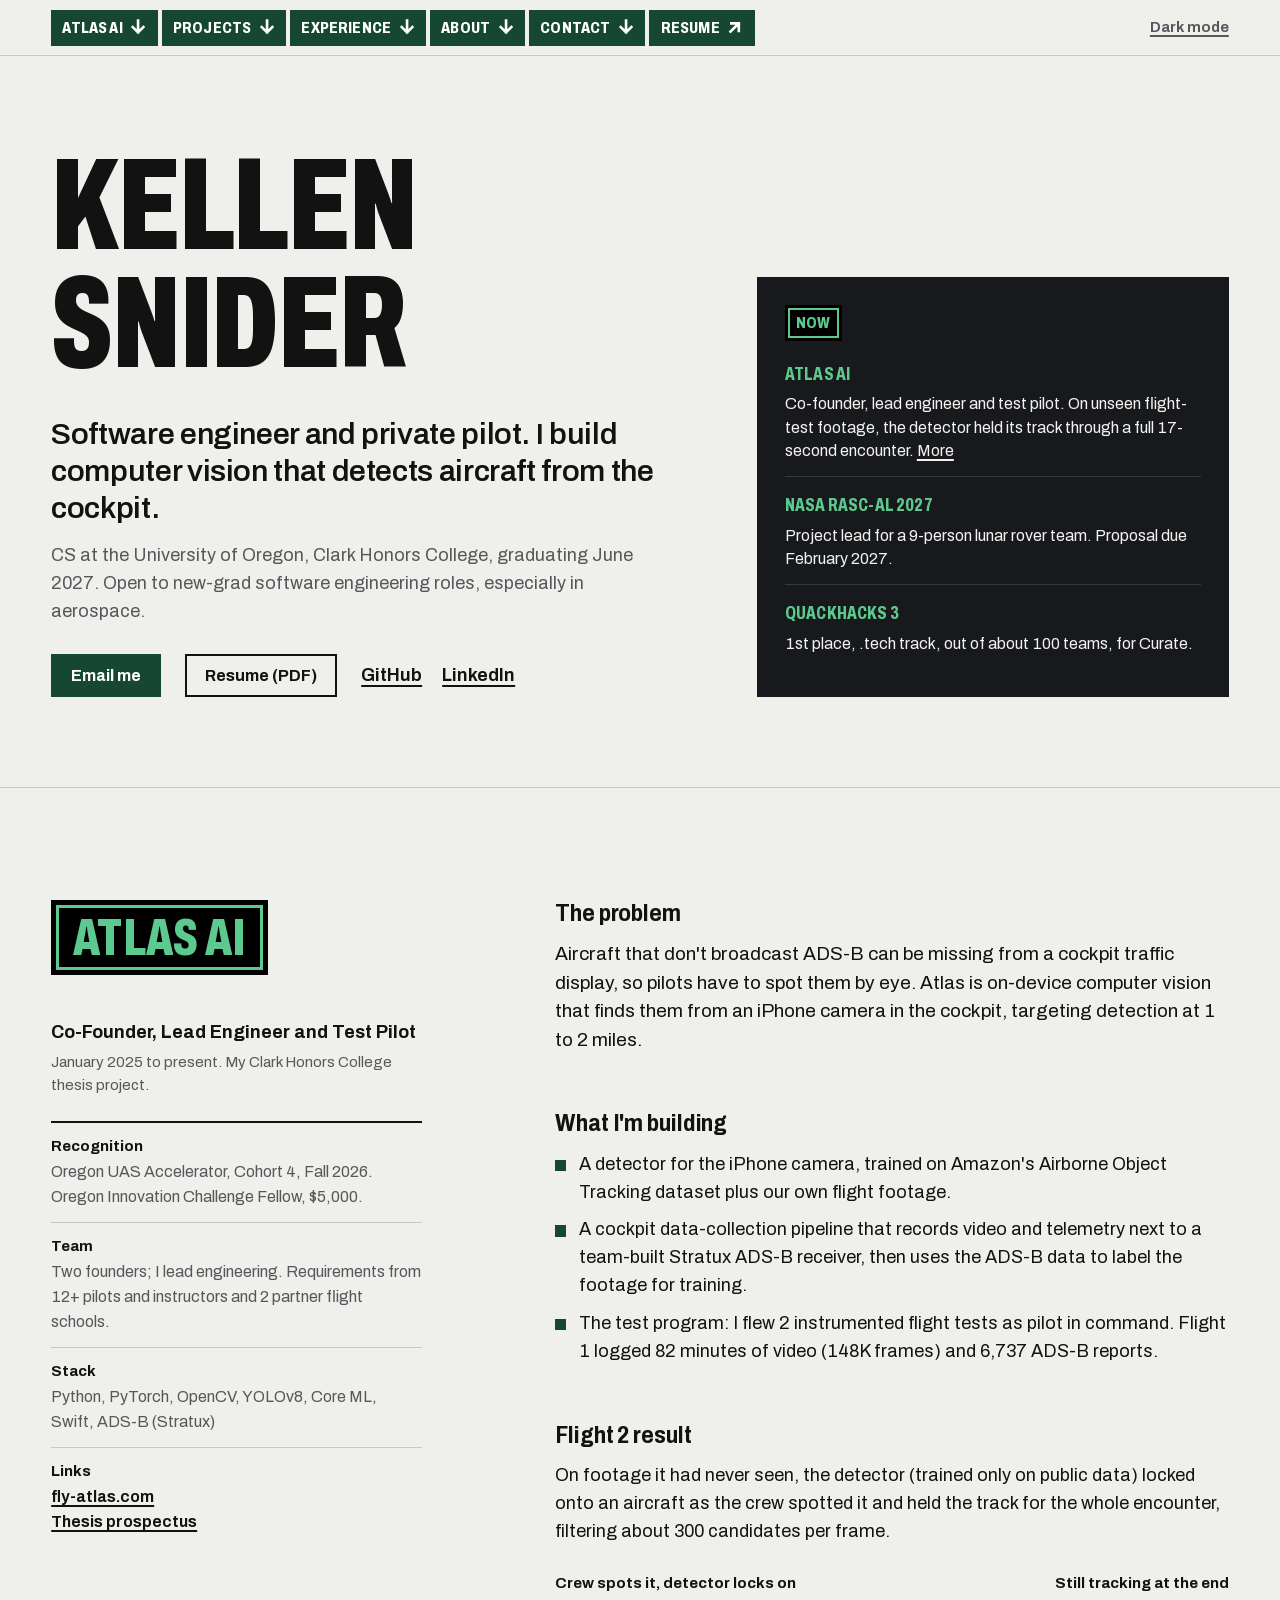
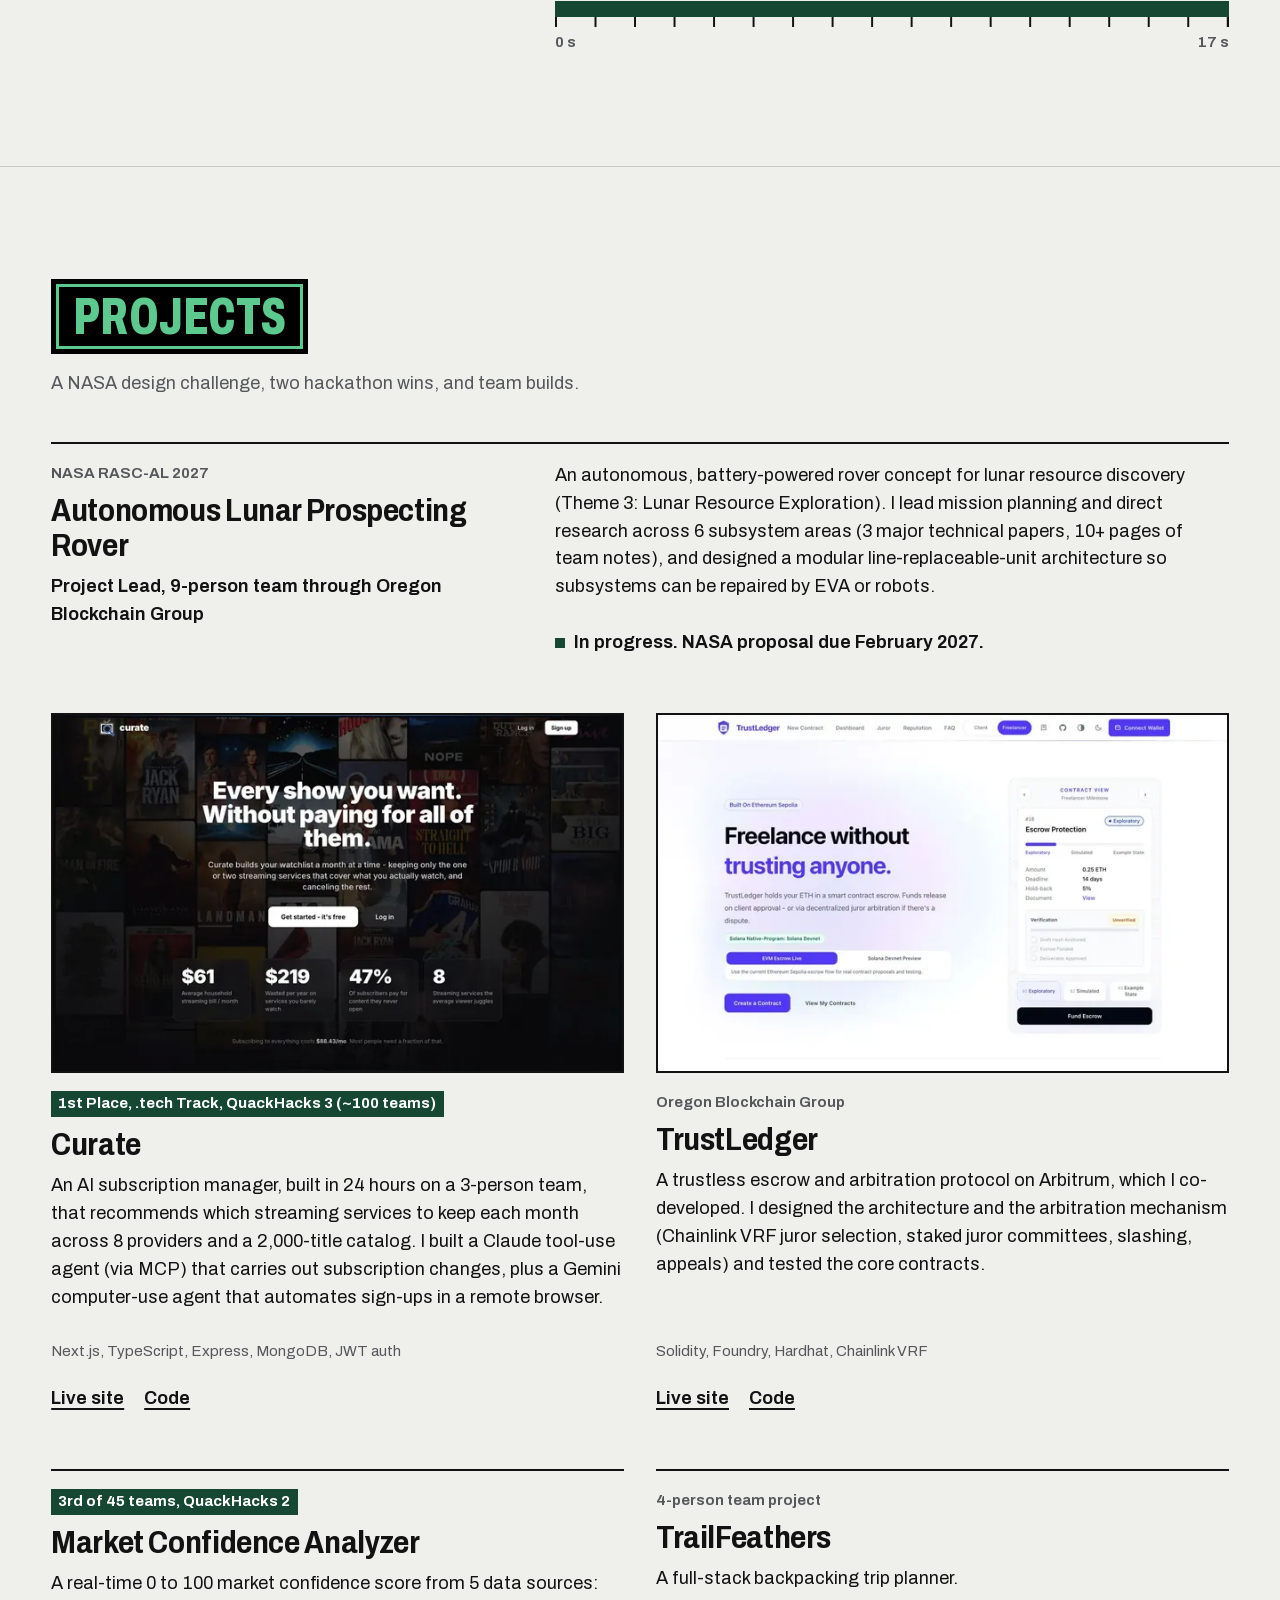
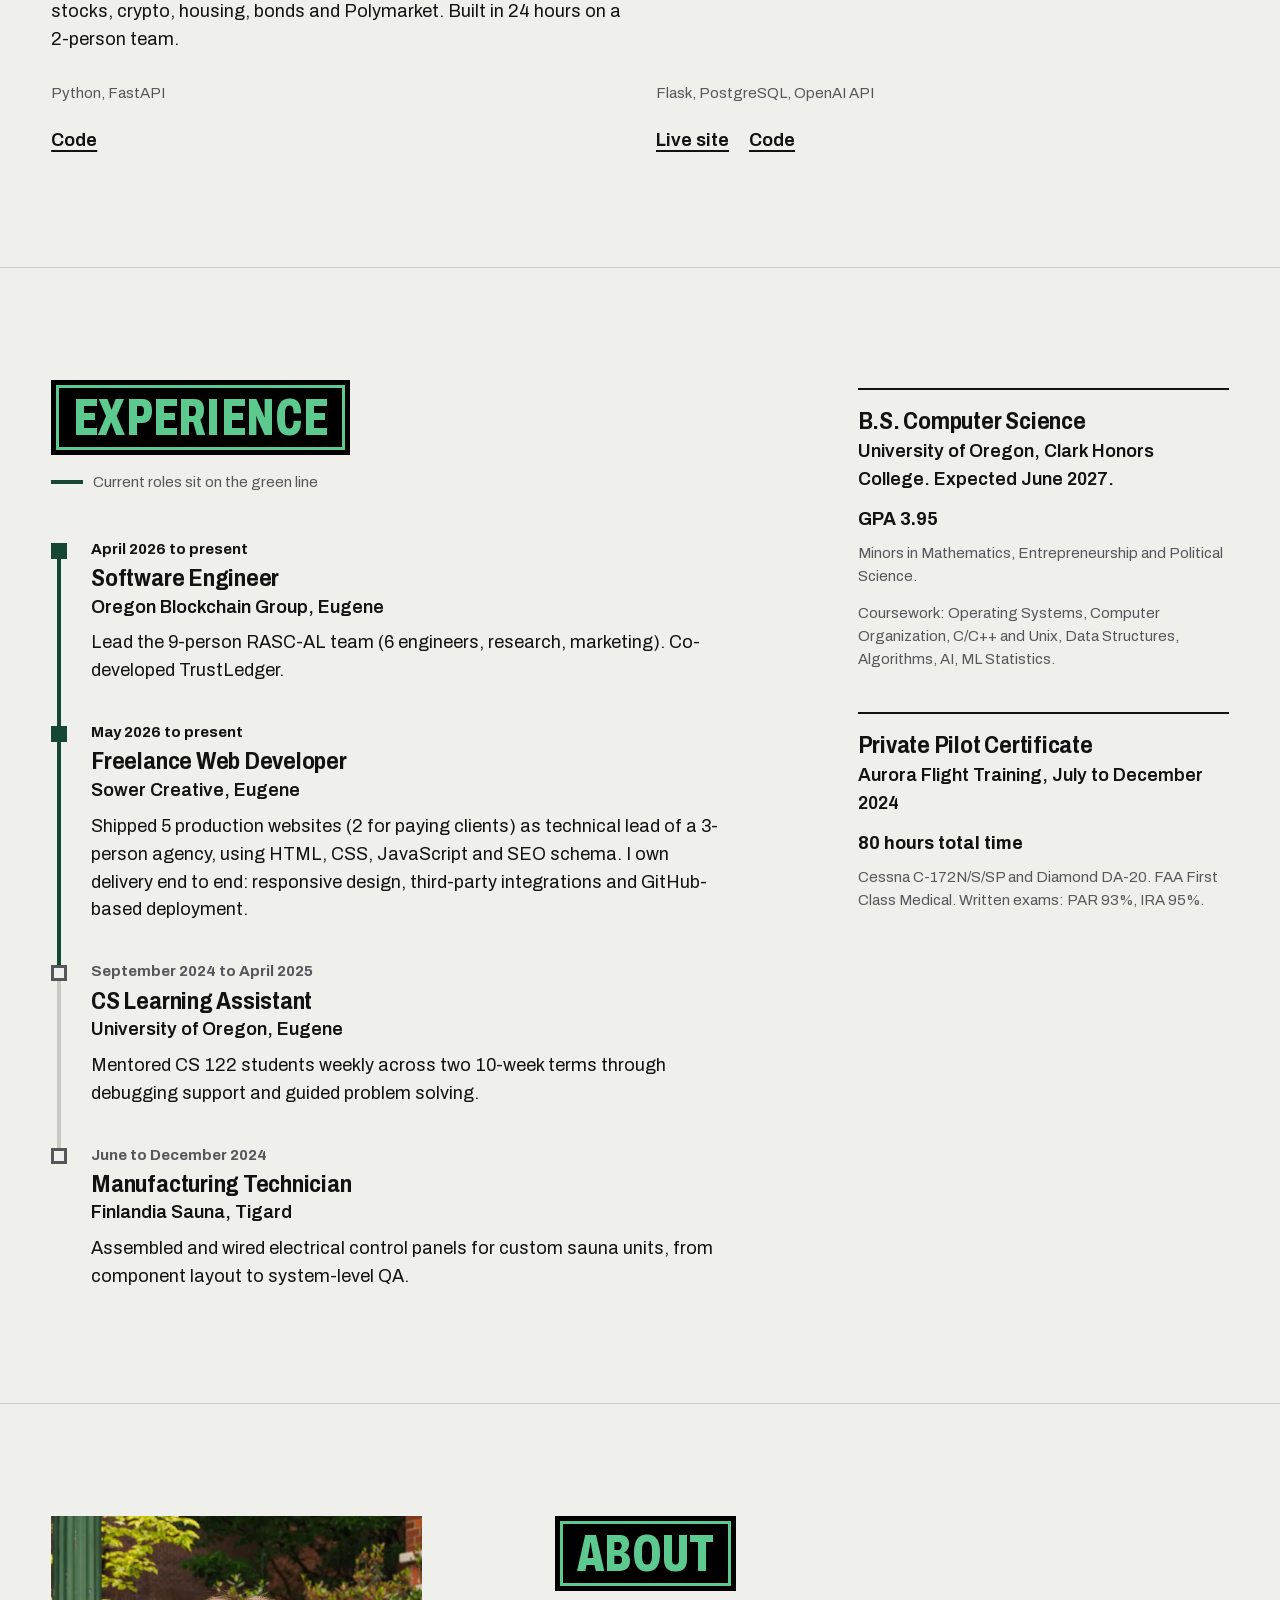
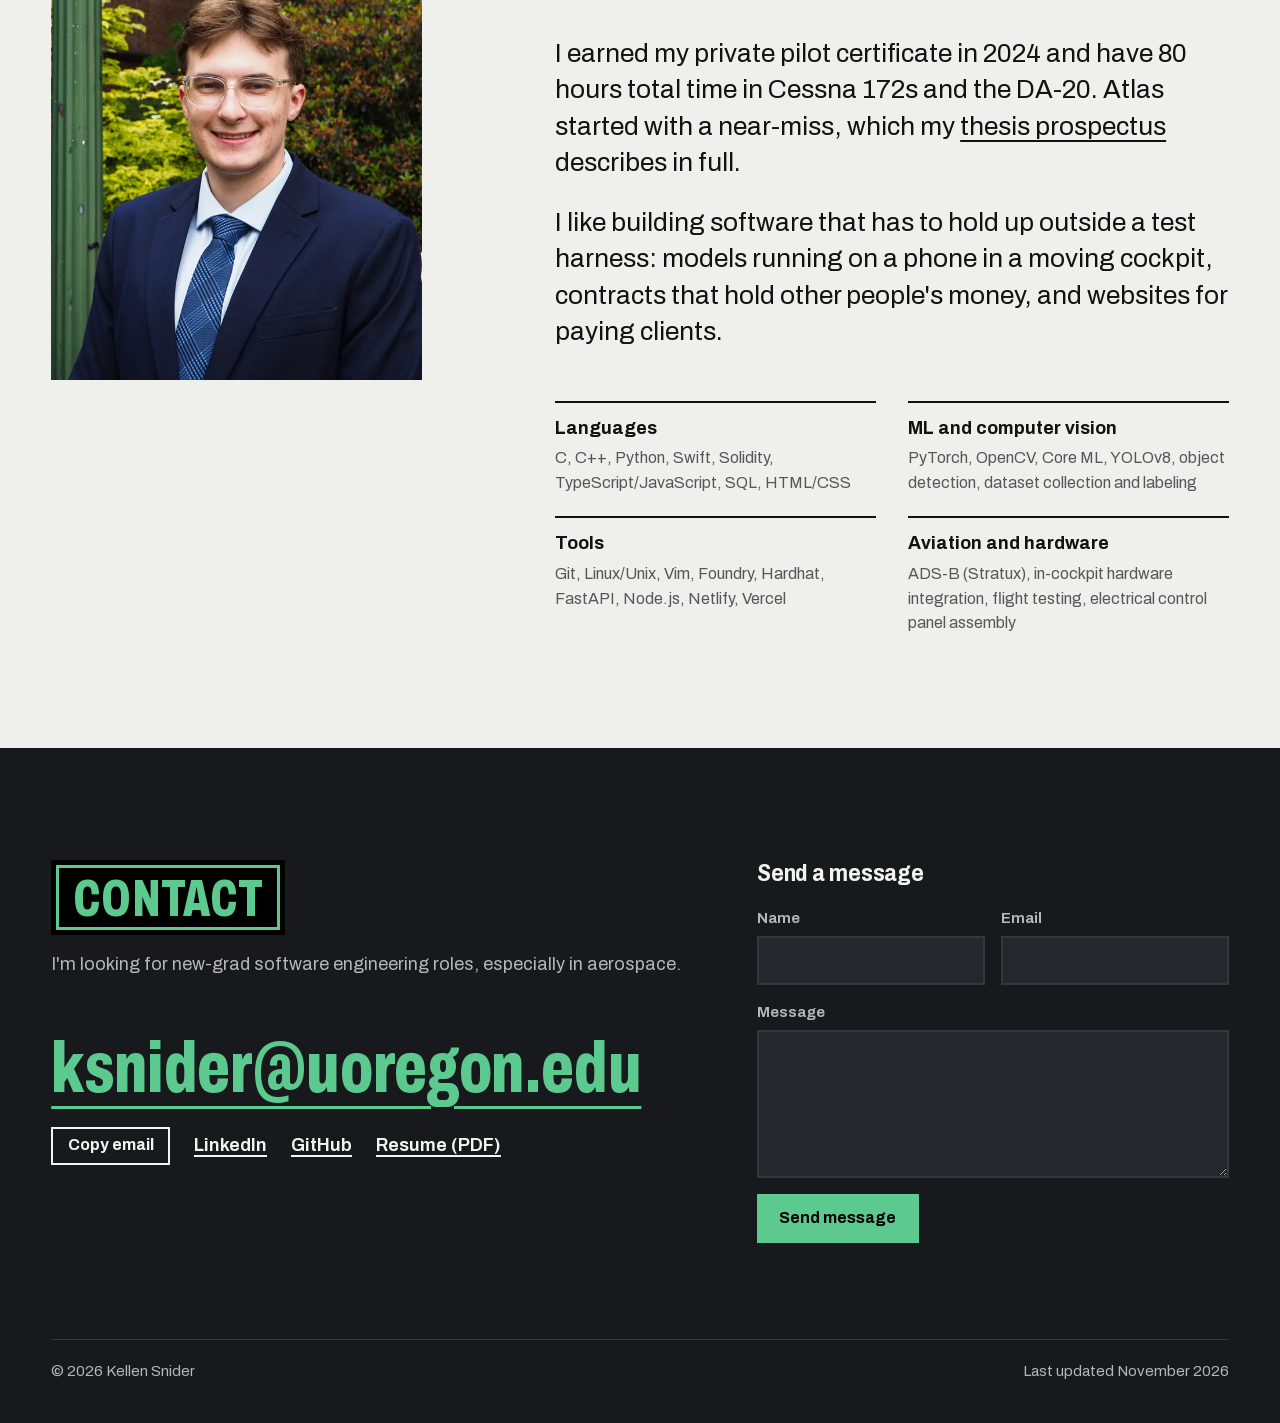
<file: index.html>
<!DOCTYPE html>
<html lang="en">
<head>
  <meta charset="utf-8">
  <meta name="viewport" content="width=device-width, initial-scale=1">
  <title>Kellen Snider: Software Engineer</title>
  <meta name="description" content="Kellen Snider is a software engineer and private pilot building on-device computer vision that detects aircraft from the cockpit. CS at the University of Oregon, graduating June 2027.">
  <link rel="canonical" href="https://kellensnider.github.io/Personal-Website/">
  <meta name="author" content="Kellen Snider">

  <meta name="theme-color" content="#efefec" media="(prefers-color-scheme: light)">
  <meta name="theme-color" content="#1b1d20" media="(prefers-color-scheme: dark)">
  <meta name="color-scheme" content="light dark">

  <meta property="og:type" content="website">
  <meta property="og:site_name" content="Kellen Snider">
  <meta property="og:title" content="Kellen Snider: Software Engineer">
  <meta property="og:description" content="Software engineer and private pilot. I build computer vision that detects aircraft from the cockpit.">
  <meta property="og:url" content="https://kellensnider.github.io/Personal-Website/">
  <meta property="og:image" content="https://kellensnider.github.io/Personal-Website/assets/og-image.jpg">
  <meta property="og:image:width" content="1200">
  <meta property="og:image:height" content="630">
  <meta property="og:image:alt" content="Kellen Snider: software engineer and private pilot.">
  <meta name="twitter:card" content="summary_large_image">
  <meta name="twitter:title" content="Kellen Snider: Software Engineer">
  <meta name="twitter:description" content="Software engineer and private pilot. I build computer vision that detects aircraft from the cockpit.">
  <meta name="twitter:image" content="https://kellensnider.github.io/Personal-Website/assets/og-image.jpg">

  <link rel="icon" href="favicon.svg" type="image/svg+xml">
  <link rel="preload" href="assets/fonts/archivo-var.woff2" as="font" type="font/woff2" crossorigin>
  <link rel="stylesheet" href="styles.css">

  <script>
    try {
      var t = localStorage.getItem("theme");
      if (t === "light" || t === "dark") document.documentElement.setAttribute("data-theme", t);
    } catch (e) {}
  </script>

  <script type="application/ld+json">
  {
    "@context": "https://schema.org",
    "@type": "Person",
    "name": "Kellen Snider",
    "jobTitle": "Software Engineer",
    "url": "https://kellensnider.github.io/Personal-Website/",
    "email": "mailto:ksnider@uoregon.edu",
    "alumniOf": "University of Oregon",
    "sameAs": [
      "https://github.com/kellensnider",
      "https://www.linkedin.com/in/kellen-snider-683396256/"
    ]
  }
  </script>
</head>
<body>
  <!-- One arrow, rotated per sign: down by default, up, or up-right for links that leave the page -->
  <svg width="0" height="0" style="position:absolute" aria-hidden="true">
    <symbol id="arrow" viewBox="0 0 16 16"><path d="M8 1.5v11.5M2.75 8 8 13.25 13.25 8" fill="none" stroke="currentColor" stroke-width="2.6" stroke-linecap="square"/></symbol>
  </svg>

  <a class="skip-link" href="#main">Skip to content</a>

  <!-- Sign array. The section you're in shows as a location sign; the rest point toward their sections. -->
  <header class="signbar">
    <div class="container">
      <nav aria-label="Sections">
        <ul>
          <li><a class="sign" href="#atlas" data-section="atlas">Atlas AI<svg aria-hidden="true"><use href="#arrow"/></svg></a></li>
          <li><a class="sign" href="#projects" data-section="projects">Projects<svg aria-hidden="true"><use href="#arrow"/></svg></a></li>
          <li><a class="sign" href="#experience" data-section="experience">Experience<svg aria-hidden="true"><use href="#arrow"/></svg></a></li>
          <li><a class="sign" href="#about" data-section="about">About<svg aria-hidden="true"><use href="#arrow"/></svg></a></li>
          <li><a class="sign" href="#contact" data-section="contact">Contact<svg aria-hidden="true"><use href="#arrow"/></svg></a></li>
          <li><a class="sign ext" href="Kellen_Snider_Resume.pdf">Resume<svg aria-hidden="true"><use href="#arrow"/></svg></a></li>
        </ul>
      </nav>
      <button class="theme-toggle" type="button" data-theme-toggle hidden>Dark mode</button>
    </div>
  </header>

  <main id="main">
    <!-- ============ Hero ============ -->
    <section class="hero" aria-labelledby="name">
      <div class="container grid">
        <div class="span-7">
          <h1 class="name" id="name">Kellen Snider</h1>
          <p class="pitch">Software engineer and private pilot. I build computer vision that detects aircraft from the cockpit.</p>
          <p class="status">CS at the University of Oregon, Clark Honors College, graduating June 2027. Open to new-grad software engineering roles, especially in aerospace.</p>
          <div class="cta-row">
            <a class="btn btn-primary" href="mailto:ksnider@uoregon.edu">Email me</a>
            <a class="btn btn-ghost" href="Kellen_Snider_Resume.pdf">Resume (PDF)</a>
            <span class="text-links">
              <a href="https://github.com/kellensnider" target="_blank" rel="noopener">GitHub</a>
              <a href="https://www.linkedin.com/in/kellen-snider-683396256/" target="_blank" rel="noopener">LinkedIn</a>
            </span>
          </div>
        </div>

        <aside class="board span-5" aria-labelledby="now-title">
          <h2 class="board-title"><span class="sign here" id="now-title">Now</span></h2>
          <ul>
            <li>
              <span class="what">Atlas AI</span>
              <span class="detail">Co-founder, lead engineer and test pilot. On unseen flight-test footage, the detector held its track through a full 17-second encounter. <a href="#atlas">More</a></span>
            </li>
            <li>
              <span class="what">NASA RASC-AL 2027</span>
              <span class="detail">Project lead for a 9-person lunar rover team. Proposal due February 2027.</span>
            </li>
            <li>
              <span class="what">QuackHacks 3</span>
              <span class="detail">1st place, .tech track, out of about 100 teams, for Curate.</span>
            </li>
          </ul>
        </aside>
      </div>
    </section>

    <!-- ============ Atlas AI ============ -->
    <section class="section" id="atlas" aria-labelledby="atlas-title">
      <div class="container grid">
        <aside class="atlas-aside span-4">
          <div class="section-head">
            <h2 class="h-section loc" id="atlas-title">Atlas AI</h2>
          </div>
          <p class="atlas-role">Co-Founder, Lead Engineer and Test Pilot</p>
          <p class="atlas-when">January 2025 to present. My Clark Honors College thesis project.</p>
          <dl class="facts">
            <div><dt>Recognition</dt><dd>Oregon UAS Accelerator, Cohort 4, Fall 2026. Oregon Innovation Challenge Fellow, $5,000.</dd></div>
            <div><dt>Team</dt><dd>Two founders; I lead engineering. Requirements from 12+ pilots and instructors and 2 partner flight schools.</dd></div>
            <div><dt>Stack</dt><dd>Python, PyTorch, OpenCV, YOLOv8, Core ML, Swift, ADS-B (Stratux)</dd></div>
            <div><dt>Links</dt><dd><a href="https://fly-atlas.com" target="_blank" rel="noopener">fly-atlas.com</a><br><a href="https://docs.google.com/document/d/1oKL0tudjO8QIQTPwwU-XqL9Qgk79S9ug/edit?usp=sharing" target="_blank" rel="noopener">Thesis prospectus</a></dd></div>
          </dl>
        </aside>

        <div class="chapters span-7 col-6-end">
          <section class="chapter" aria-labelledby="atlas-problem">
            <h3 class="h-sub" id="atlas-problem">The problem</h3>
            <p class="atlas-summary">Aircraft that don't broadcast ADS-B can be missing from a cockpit traffic display, so pilots have to spot them by eye. Atlas is on-device computer vision that finds them from an iPhone camera in the cockpit, targeting detection at 1 to 2 miles.</p>
          </section>

          <section class="chapter" aria-labelledby="atlas-built">
            <h3 class="h-sub" id="atlas-built">What I'm building</h3>
            <ul class="marks">
              <li>A detector for the iPhone camera, trained on Amazon's Airborne Object Tracking dataset plus our own flight footage.</li>
              <li>A cockpit data-collection pipeline that records video and telemetry next to a team-built Stratux ADS-B receiver, then uses the ADS-B data to label the footage for training.</li>
              <li>The test program: I flew 2 instrumented flight tests as pilot in command. Flight 1 logged 82 minutes of video (148K frames) and 6,737 ADS-B reports.</li>
            </ul>
          </section>

          <section class="chapter" aria-labelledby="atlas-result">
            <h3 class="h-sub" id="atlas-result">Flight 2 result</h3>
            <p>On footage it had never seen, the detector (trained only on public data) locked onto an aircraft as the crew spotted it and held the track for the whole encounter, filtering about 300 candidates per frame.</p>
            <div class="tape" role="img" aria-label="Timeline of the 17-second encounter: the detector locks on at 0 seconds when the crew spots the aircraft and keeps tracking until the encounter ends at 17 seconds.">
              <span class="tape-pin start">Crew spots it, detector locks on</span>
              <span class="tape-pin end">Still tracking at the end</span>
              <span class="tape-bar"></span>
              <span class="tape-ticks"></span>
              <span class="tape-scale" aria-hidden="true"><span>0 s</span><span>17 s</span></span>
            </div>
          </section>
        </div>
      </div>
    </section>

    <!-- ============ Projects ============ -->
    <section class="section" id="projects" aria-labelledby="projects-title">
      <div class="container">
        <div class="section-head">
          <h2 class="h-section loc" id="projects-title">Projects</h2>
          <p class="sub">A NASA design challenge, two hackathon wins, and team builds.</p>
        </div>

        <div class="projects">
          <article class="project full" aria-labelledby="p-rascal">
            <div class="full-head">
              <p class="kicker">NASA RASC-AL 2027</p>
              <h3 id="p-rascal">Autonomous Lunar Prospecting Rover</h3>
              <p class="role">Project Lead, 9-person team through Oregon Blockchain Group</p>
            </div>
            <div class="full-body">
              <p class="desc">An autonomous, battery-powered rover concept for lunar resource discovery (Theme 3: Lunar Resource Exploration). I lead mission planning and direct research across 6 subsystem areas (3 major technical papers, 10+ pages of team notes), and designed a modular line-replaceable-unit architecture so subsystems can be repaired by EVA or robots.</p>
              <p class="status-note">In progress. NASA proposal due February 2027.</p>
            </div>
          </article>

          <article class="project half" aria-labelledby="p-curate">
            <a class="shot" href="https://curate-rosy.vercel.app" target="_blank" rel="noopener" tabindex="-1" aria-hidden="true">
              <picture>
                <source type="image/webp" srcset="assets/shot-curate-640.webp 640w, assets/shot-curate.webp 1200w" sizes="(min-width: 1200px) 640px, (min-width: 760px) 45vw, calc(100vw - 40px)">
                <img src="assets/shot-curate-640.jpg" srcset="assets/shot-curate-640.jpg 640w, assets/shot-curate.jpg 1200w" sizes="(min-width: 1200px) 640px, (min-width: 760px) 45vw, calc(100vw - 40px)" width="1200" height="750" loading="lazy" decoding="async" alt="">
              </picture>
            </a>
            <p class="award">1st Place, .tech Track, QuackHacks 3 (~100 teams)</p>
            <h3 id="p-curate">Curate</h3>
            <p class="desc">An AI subscription manager, built in 24 hours on a 3-person team, that recommends which streaming services to keep each month across 8 providers and a 2,000-title catalog. I built a Claude tool-use agent (via MCP) that carries out subscription changes, plus a Gemini computer-use agent that automates sign-ups in a remote browser.</p>
            <p class="stack">Next.js, TypeScript, Express, MongoDB, JWT auth</p>
            <ul class="links">
              <li><a href="https://curate-rosy.vercel.app" target="_blank" rel="noopener">Live site</a></li>
              <li><a href="https://github.com/kellensnider/Curate" target="_blank" rel="noopener">Code</a></li>
            </ul>
          </article>

          <article class="project half" aria-labelledby="p-trustledger">
            <a class="shot" href="https://trustledger-zeta.vercel.app/" target="_blank" rel="noopener" tabindex="-1" aria-hidden="true">
              <picture>
                <source type="image/webp" srcset="assets/shot-trustledger-640.webp 640w, assets/shot-trustledger.webp 1200w" sizes="(min-width: 1200px) 640px, (min-width: 760px) 45vw, calc(100vw - 40px)">
                <img src="assets/shot-trustledger-640.jpg" srcset="assets/shot-trustledger-640.jpg 640w, assets/shot-trustledger.jpg 1200w" sizes="(min-width: 1200px) 640px, (min-width: 760px) 45vw, calc(100vw - 40px)" width="1200" height="750" loading="lazy" decoding="async" alt="">
              </picture>
            </a>
            <p class="kicker">Oregon Blockchain Group</p>
            <h3 id="p-trustledger">TrustLedger</h3>
            <p class="desc">A trustless escrow and arbitration protocol on Arbitrum, which I co-developed. I designed the architecture and the arbitration mechanism (Chainlink VRF juror selection, staked juror committees, slashing, appeals) and tested the core contracts.</p>
            <p class="stack">Solidity, Foundry, Hardhat, Chainlink VRF</p>
            <ul class="links">
              <li><a href="https://trustledger-zeta.vercel.app/" target="_blank" rel="noopener">Live site</a></li>
              <li><a href="https://github.com/kevinle3212/TrustLedger" target="_blank" rel="noopener">Code</a></li>
            </ul>
          </article>

          <article class="project text half" aria-labelledby="p-mca">
            <p class="award">3rd of 45 teams, QuackHacks 2</p>
            <h3 id="p-mca">Market Confidence Analyzer</h3>
            <p class="desc">A real-time 0 to 100 market confidence score from 5 data sources: stocks, crypto, housing, bonds and Polymarket. Built in 24 hours on a 2-person team.</p>
            <p class="stack">Python, FastAPI</p>
            <ul class="links">
              <li><a href="https://github.com/kellensnider/Quackhacks2025_Market_Confidence" target="_blank" rel="noopener">Code</a></li>
            </ul>
          </article>

          <article class="project text half" aria-labelledby="p-trail">
            <p class="kicker">4-person team project</p>
            <h3 id="p-trail">TrailFeathers</h3>
            <p class="desc">A full-stack backpacking trip planner.</p>
            <p class="stack">Flask, PostgreSQL, OpenAI API</p>
            <ul class="links">
              <li><a href="https://trailfeathers.github.io" target="_blank" rel="noopener">Live site</a></li>
              <li><a href="https://github.com/trailfeathers/trailfeathers.github.io" target="_blank" rel="noopener">Code</a></li>
            </ul>
          </article>
        </div>
      </div>
    </section>

    <!-- ============ Experience ============ -->
    <section class="section" id="experience" aria-labelledby="experience-title">
      <div class="container grid">
        <div class="span-7">
          <div class="section-head">
            <h2 class="h-section loc" id="experience-title">Experience</h2>
            <p class="route-key">Current roles sit on the green line</p>
          </div>
          <ol class="route">
            <li class="leg active">
              <span class="wpt" aria-hidden="true"></span>
              <p class="when">April 2026 to present <span class="visually-hidden">(current)</span></p>
              <h3>Software Engineer</h3>
              <p class="org">Oregon Blockchain Group, Eugene</p>
              <p>Lead the 9-person RASC-AL team (6 engineers, research, marketing). Co-developed TrustLedger.</p>
            </li>
            <li class="leg active">
              <span class="wpt" aria-hidden="true"></span>
              <p class="when">May 2026 to present <span class="visually-hidden">(current)</span></p>
              <h3>Freelance Web Developer</h3>
              <p class="org">Sower Creative, Eugene</p>
              <p>Shipped 5 production websites (2 for paying clients) as technical lead of a 3-person agency, using HTML, CSS, JavaScript and SEO schema. I own delivery end to end: responsive design, third-party integrations and GitHub-based deployment.</p>
            </li>
            <li class="leg">
              <span class="wpt" aria-hidden="true"></span>
              <p class="when">September 2024 to April 2025</p>
              <h3>CS Learning Assistant</h3>
              <p class="org">University of Oregon, Eugene</p>
              <p>Mentored CS 122 students weekly across two 10-week terms through debugging support and guided problem solving.</p>
            </li>
            <li class="leg">
              <span class="wpt" aria-hidden="true"></span>
              <p class="when">June to December 2024</p>
              <h3>Manufacturing Technician</h3>
              <p class="org">Finlandia Sauna, Tigard</p>
              <p>Assembled and wired electrical control panels for custom sauna units, from component layout to system-level QA.</p>
            </li>
          </ol>
        </div>

        <section class="span-4 edu-col" aria-labelledby="education-title">
          <h2 class="visually-hidden" id="education-title">Education</h2>
          <div class="edu">
            <h3>B.S. Computer Science</h3>
            <p class="org">University of Oregon, Clark Honors College. Expected June 2027.</p>
            <p class="figure">GPA 3.95</p>
            <p class="muted small">Minors in Mathematics, Entrepreneurship and Political Science.</p>
            <p class="muted small">Coursework: Operating Systems, Computer Organization, C/C++ and Unix, Data Structures, Algorithms, AI, ML Statistics.</p>
          </div>
          <div class="edu">
            <h3>Private Pilot Certificate</h3>
            <p class="org">Aurora Flight Training, July to December 2024</p>
            <p class="figure">80 hours total time</p>
            <p class="muted small">Cessna C-172N/S/SP and Diamond DA-20. FAA First Class Medical. Written exams: PAR 93%, IRA 95%.</p>
          </div>
        </section>
      </div>
    </section>

    <!-- ============ About ============ -->
    <section class="section" id="about" aria-labelledby="about-title">
      <div class="container grid about">
        <figure class="portrait span-4">
          <picture>
            <source type="image/webp" srcset="assets/kellen-portrait-360.webp 360w, assets/kellen-portrait.webp 640w" sizes="(min-width: 900px) 30vw, 320px">
            <img src="assets/kellen-portrait-360.jpg" srcset="assets/kellen-portrait-360.jpg 360w, assets/kellen-portrait.jpg 640w" sizes="(min-width: 900px) 30vw, 320px" width="640" height="800" loading="lazy" decoding="async" alt="Kellen Snider in a navy suit and clear-framed glasses, outdoors in front of greenery and a brick building.">
          </picture>
        </figure>
        <div class="span-7 col-6-end">
          <div class="section-head">
            <h2 class="h-section loc" id="about-title">About</h2>
          </div>
          <p class="lead">I earned my private pilot certificate in 2024 and have 80 hours total time in Cessna 172s and the DA-20. Atlas started with a near-miss, which my <a href="https://docs.google.com/document/d/1oKL0tudjO8QIQTPwwU-XqL9Qgk79S9ug/edit?usp=sharing" target="_blank" rel="noopener">thesis prospectus</a> describes in full.</p>
          <p class="lead">I like building software that has to hold up outside a test harness: models running on a phone in a moving cockpit, contracts that hold other people's money, and websites for paying clients.</p>
          <h3 class="visually-hidden">Skills</h3>
          <dl class="skills">
            <div><dt>Languages</dt><dd>C, C++, Python, Swift, Solidity, TypeScript/JavaScript, SQL, HTML/CSS</dd></div>
            <div><dt>ML and computer vision</dt><dd>PyTorch, OpenCV, Core ML, YOLOv8, object detection, dataset collection and labeling</dd></div>
            <div><dt>Tools</dt><dd>Git, Linux/Unix, Vim, Foundry, Hardhat, FastAPI, Node.js, Netlify, Vercel</dd></div>
            <div><dt>Aviation and hardware</dt><dd>ADS-B (Stratux), in-cockpit hardware integration, flight testing, electrical control panel assembly</dd></div>
          </dl>
        </div>
      </div>
    </section>
  </main>

  <!-- ============ Contact ============ -->
  <footer class="contact" id="contact">
    <div class="container">
      <div class="grid">
        <section class="span-7" aria-labelledby="contact-title">
          <div class="section-head">
            <h2 class="h-section loc" id="contact-title">Contact</h2>
            <p class="sub">I'm looking for new-grad software engineering roles, especially in aerospace.</p>
          </div>
          <a class="email-big" href="mailto:ksnider@uoregon.edu">ksnider@uoregon.edu</a>
          <div class="contact-actions">
            <button class="copy-btn" type="button" data-copy="ksnider@uoregon.edu" hidden>Copy email</button>
            <span class="visually-hidden" role="status" aria-live="polite" data-copy-status></span>
            <a href="https://www.linkedin.com/in/kellen-snider-683396256/" target="_blank" rel="noopener">LinkedIn</a>
            <a href="https://github.com/kellensnider" target="_blank" rel="noopener">GitHub</a>
            <a href="Kellen_Snider_Resume.pdf">Resume (PDF)</a>
          </div>
        </section>

        <form class="contact-form span-5" action="https://api.web3forms.com/submit" method="POST" aria-labelledby="form-title" data-web3forms>
          <h3 class="h-sub" id="form-title">Send a message</h3>
          <!-- Web3Forms access keys are public, send-only keys, so this is safe in page source. -->
          <input type="hidden" name="access_key" value="04ba54a1-6952-4362-ba5a-a0f8c6a5b1b5">
          <input type="hidden" name="subject" value="New message from kellensnider.github.io">
          <input type="hidden" name="from_name" value="Personal website">
          <input type="checkbox" name="botcheck" class="visually-hidden" tabindex="-1" autocomplete="off" aria-hidden="true">
          <div class="field-row">
            <div class="field">
              <label for="f-name">Name</label>
              <input id="f-name" type="text" name="name" autocomplete="name" required>
            </div>
            <div class="field">
              <label for="f-email">Email</label>
              <input id="f-email" type="email" name="email" autocomplete="email" required>
            </div>
          </div>
          <div class="field">
            <label for="f-message">Message</label>
            <textarea id="f-message" name="message" rows="5" required></textarea>
          </div>
          <div class="form-foot">
            <button class="submit-btn" type="submit">Send message</button>
            <p class="form-status" role="status" aria-live="polite" data-form-status></p>
          </div>
        </form>
      </div>

      <div class="site-foot">
        <p>© 2026 Kellen Snider</p>
        <p>Last updated November 2026</p>
      </div>
    </div>
  </footer>

  <script src="main.js" defer></script>
</body>
</html>
</file>
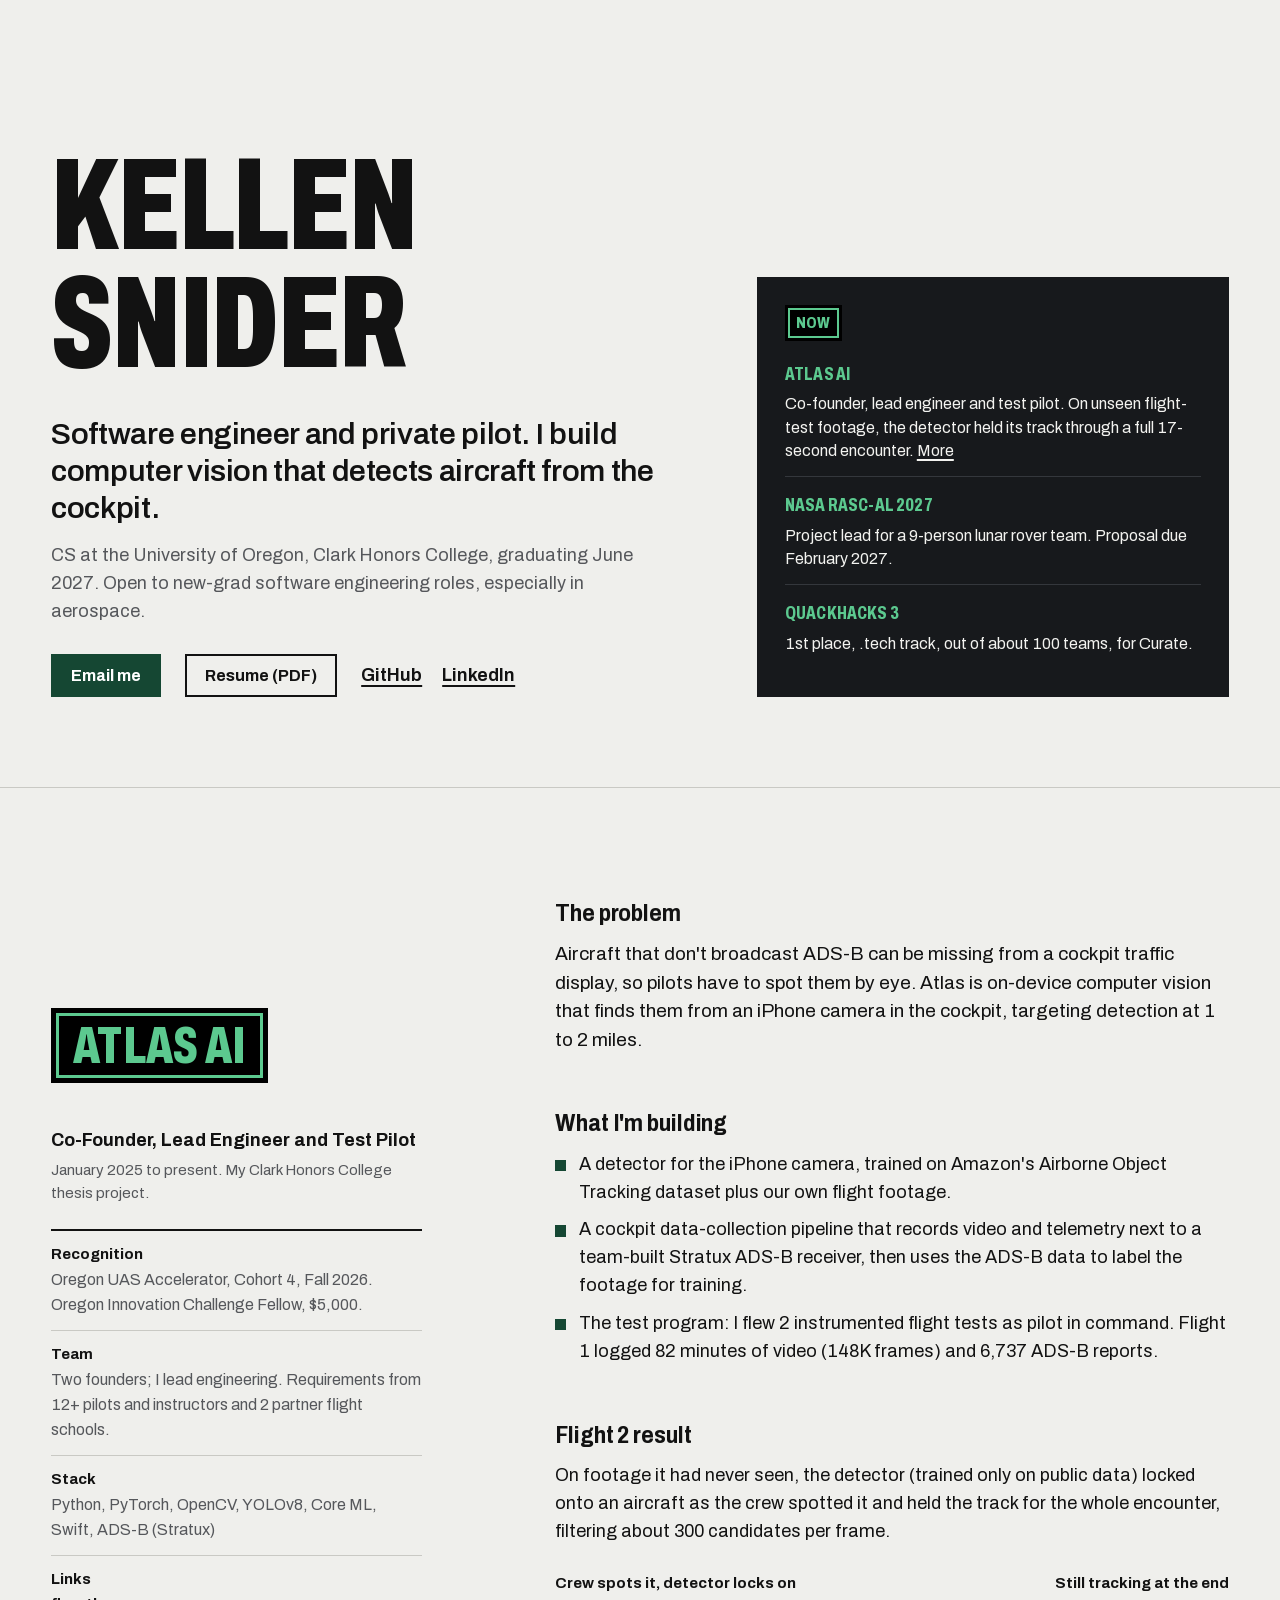
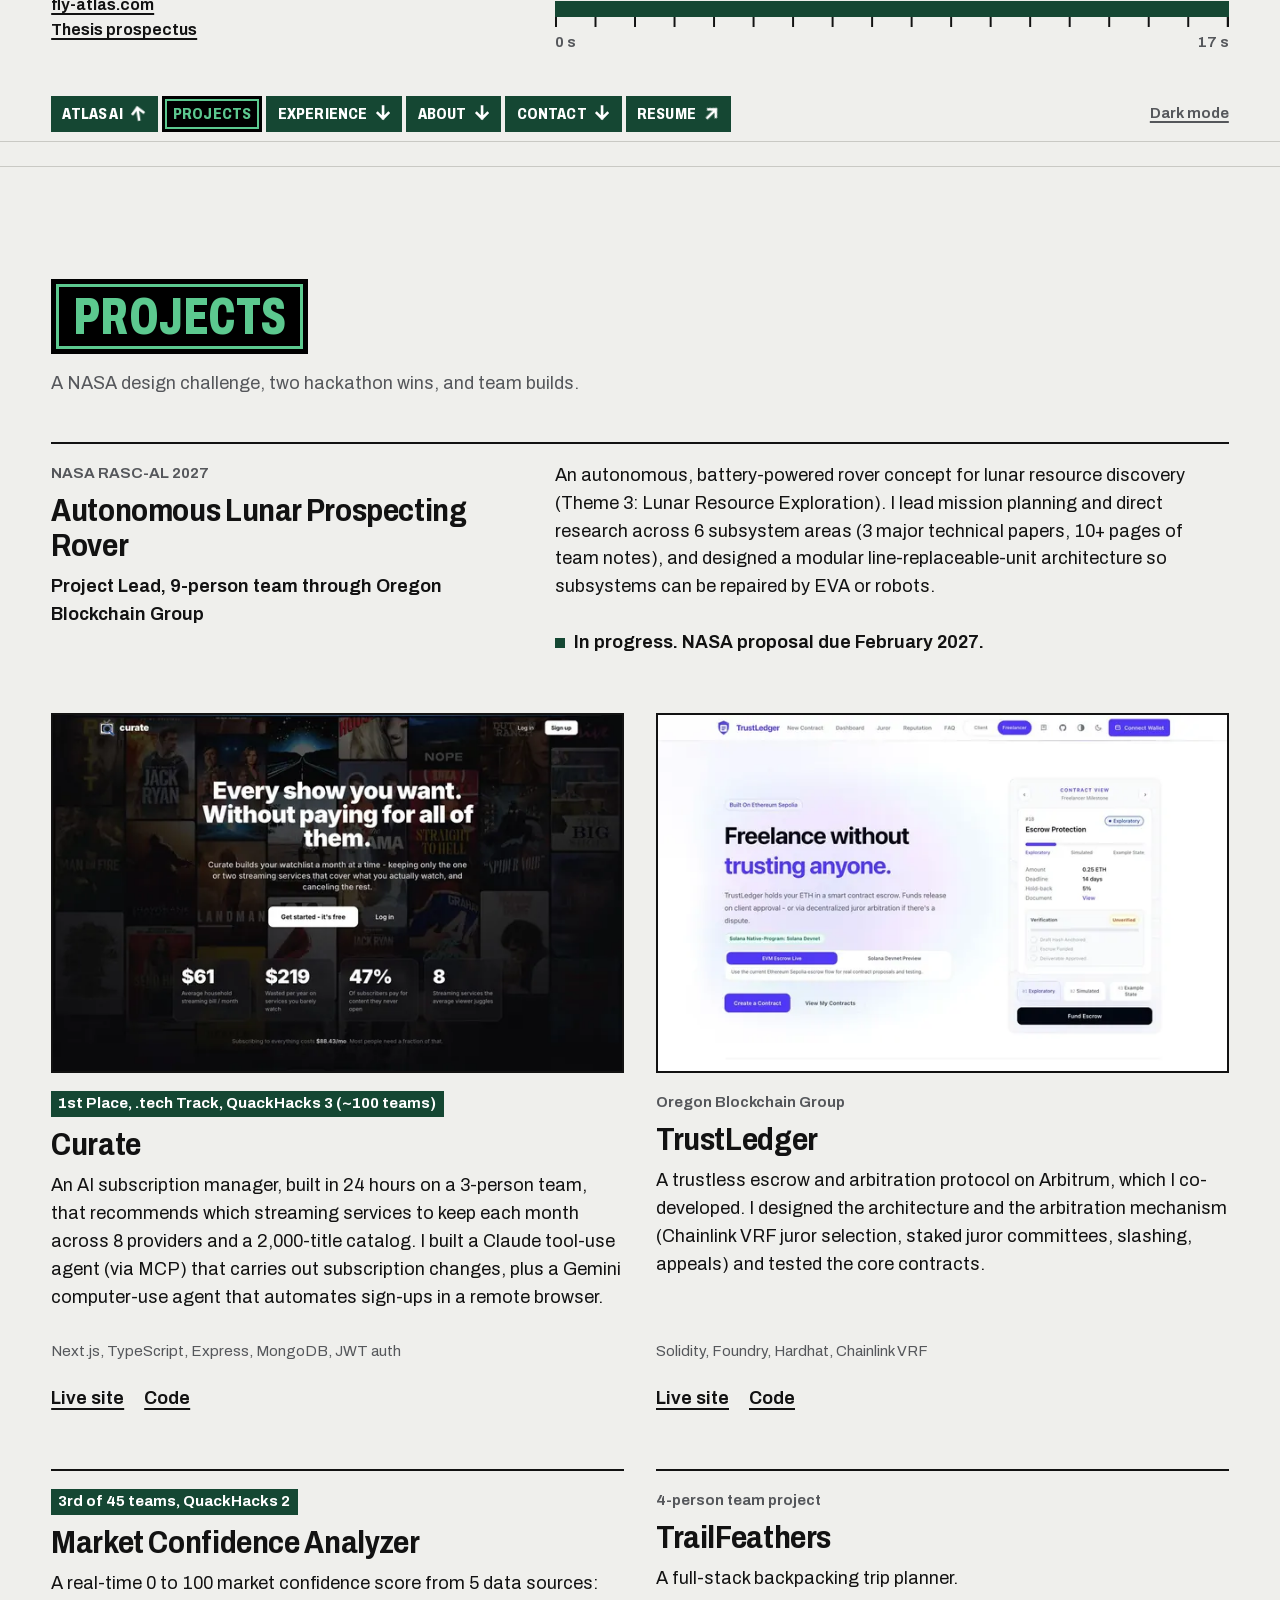
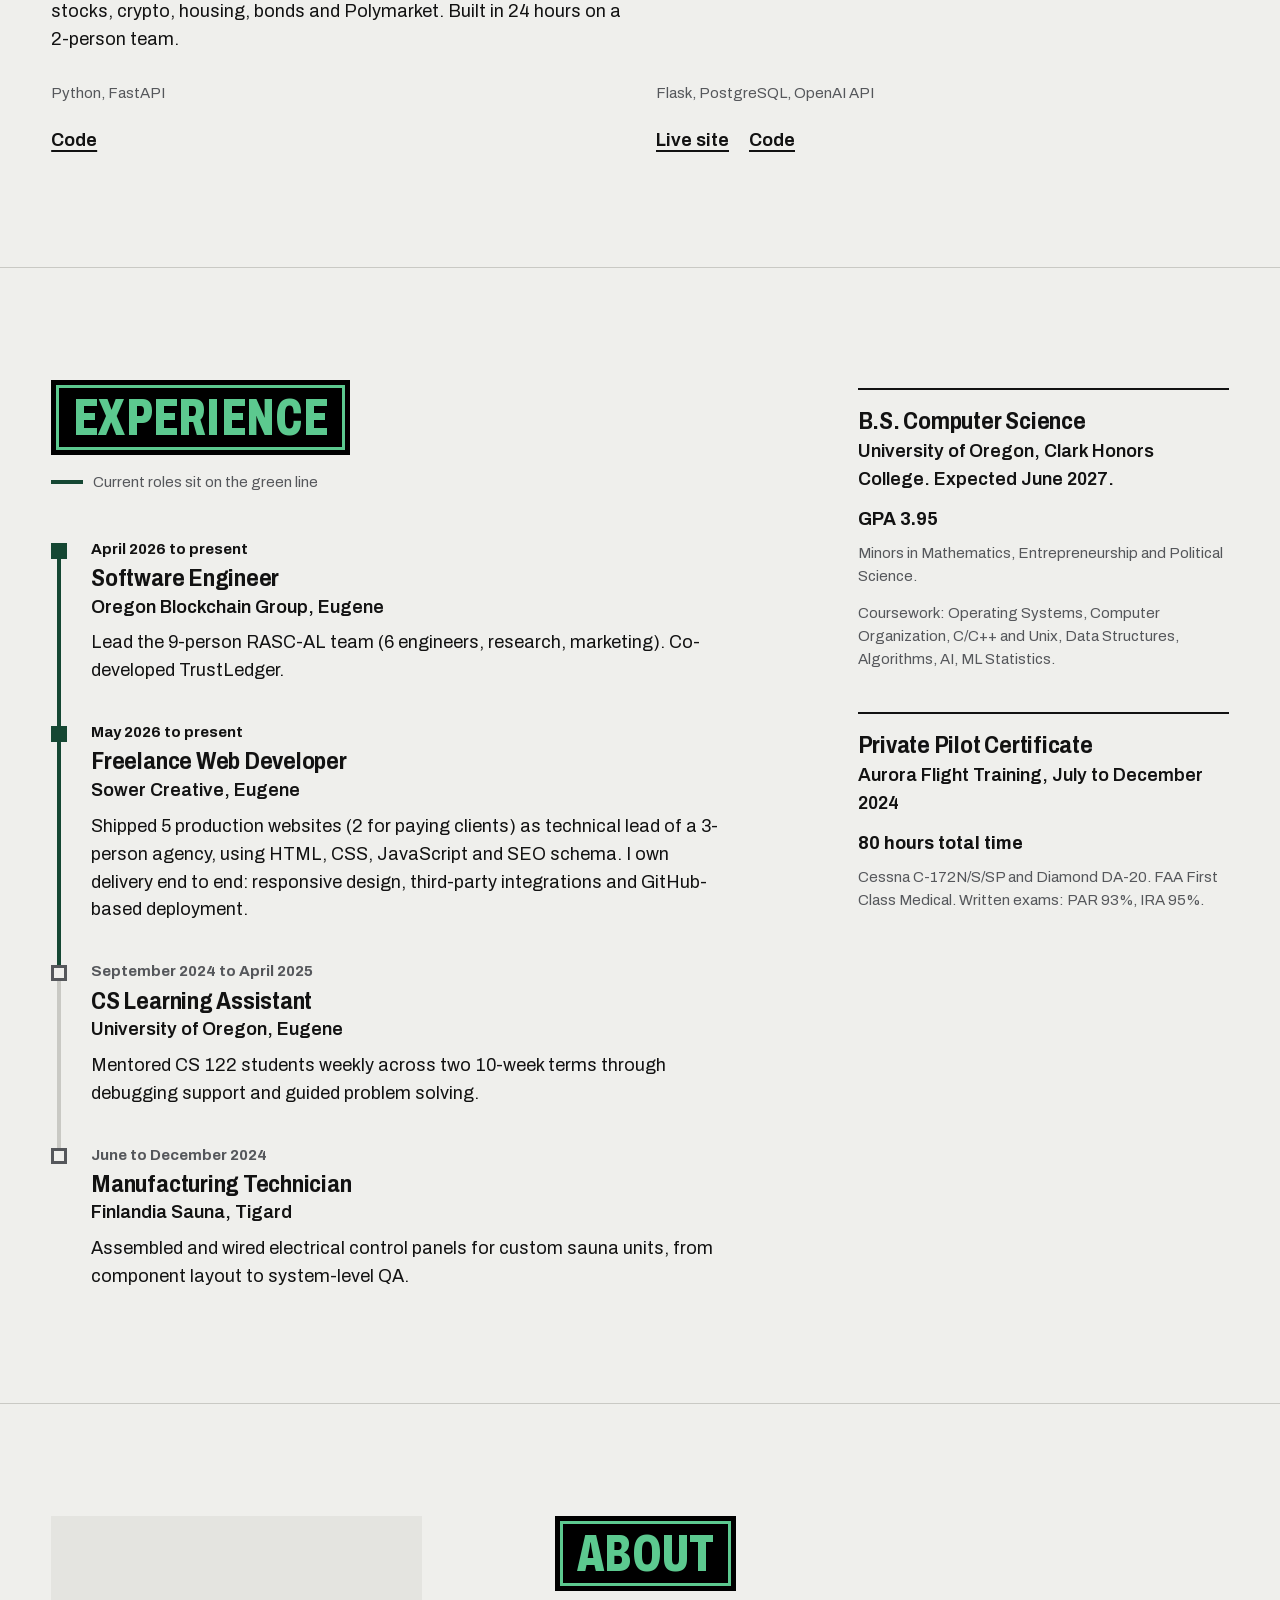
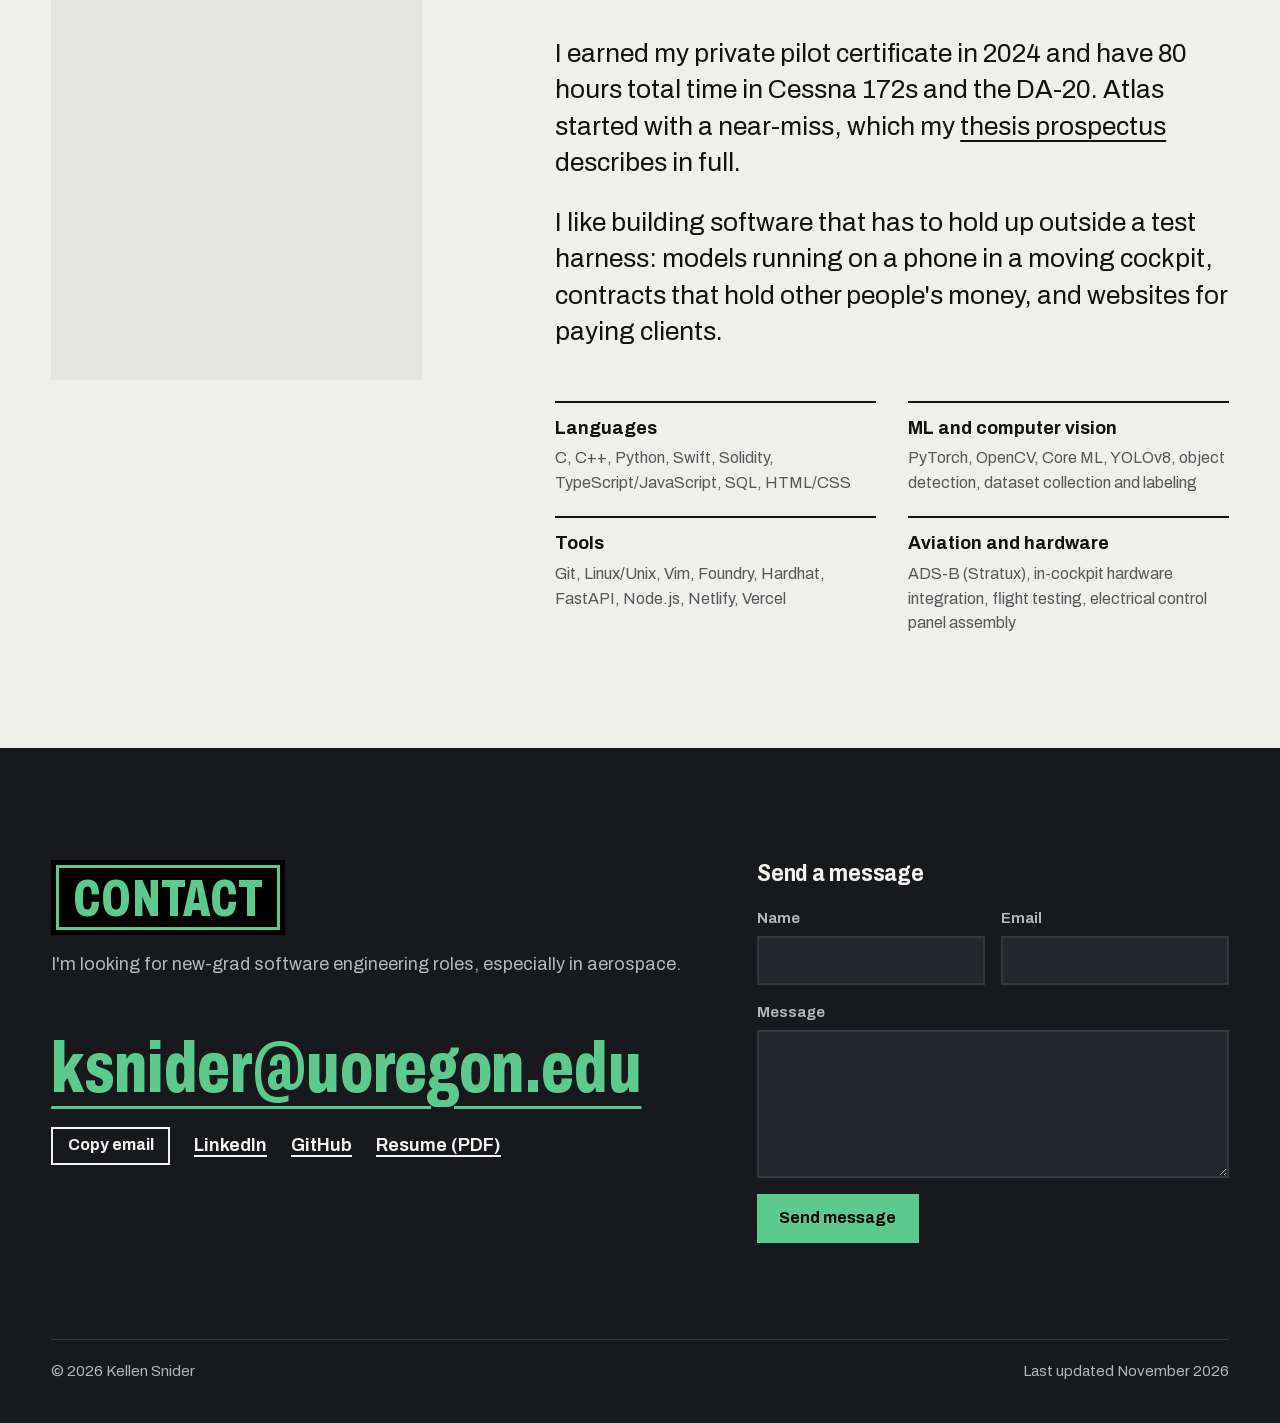
<file: projects.html>
<!DOCTYPE html>
<html lang="en">
<head>
  <meta charset="UTF-8" />
  <meta http-equiv="refresh" content="0; url=index.html#projects" />
  <title>Projects — Kellen Snider</title>
  <link rel="canonical" href="index.html#projects" />
</head>
<body>
  <p>Redirecting to <a href="index.html#projects">portfolio</a>&hellip;</p>
</body>
</html>
</file>
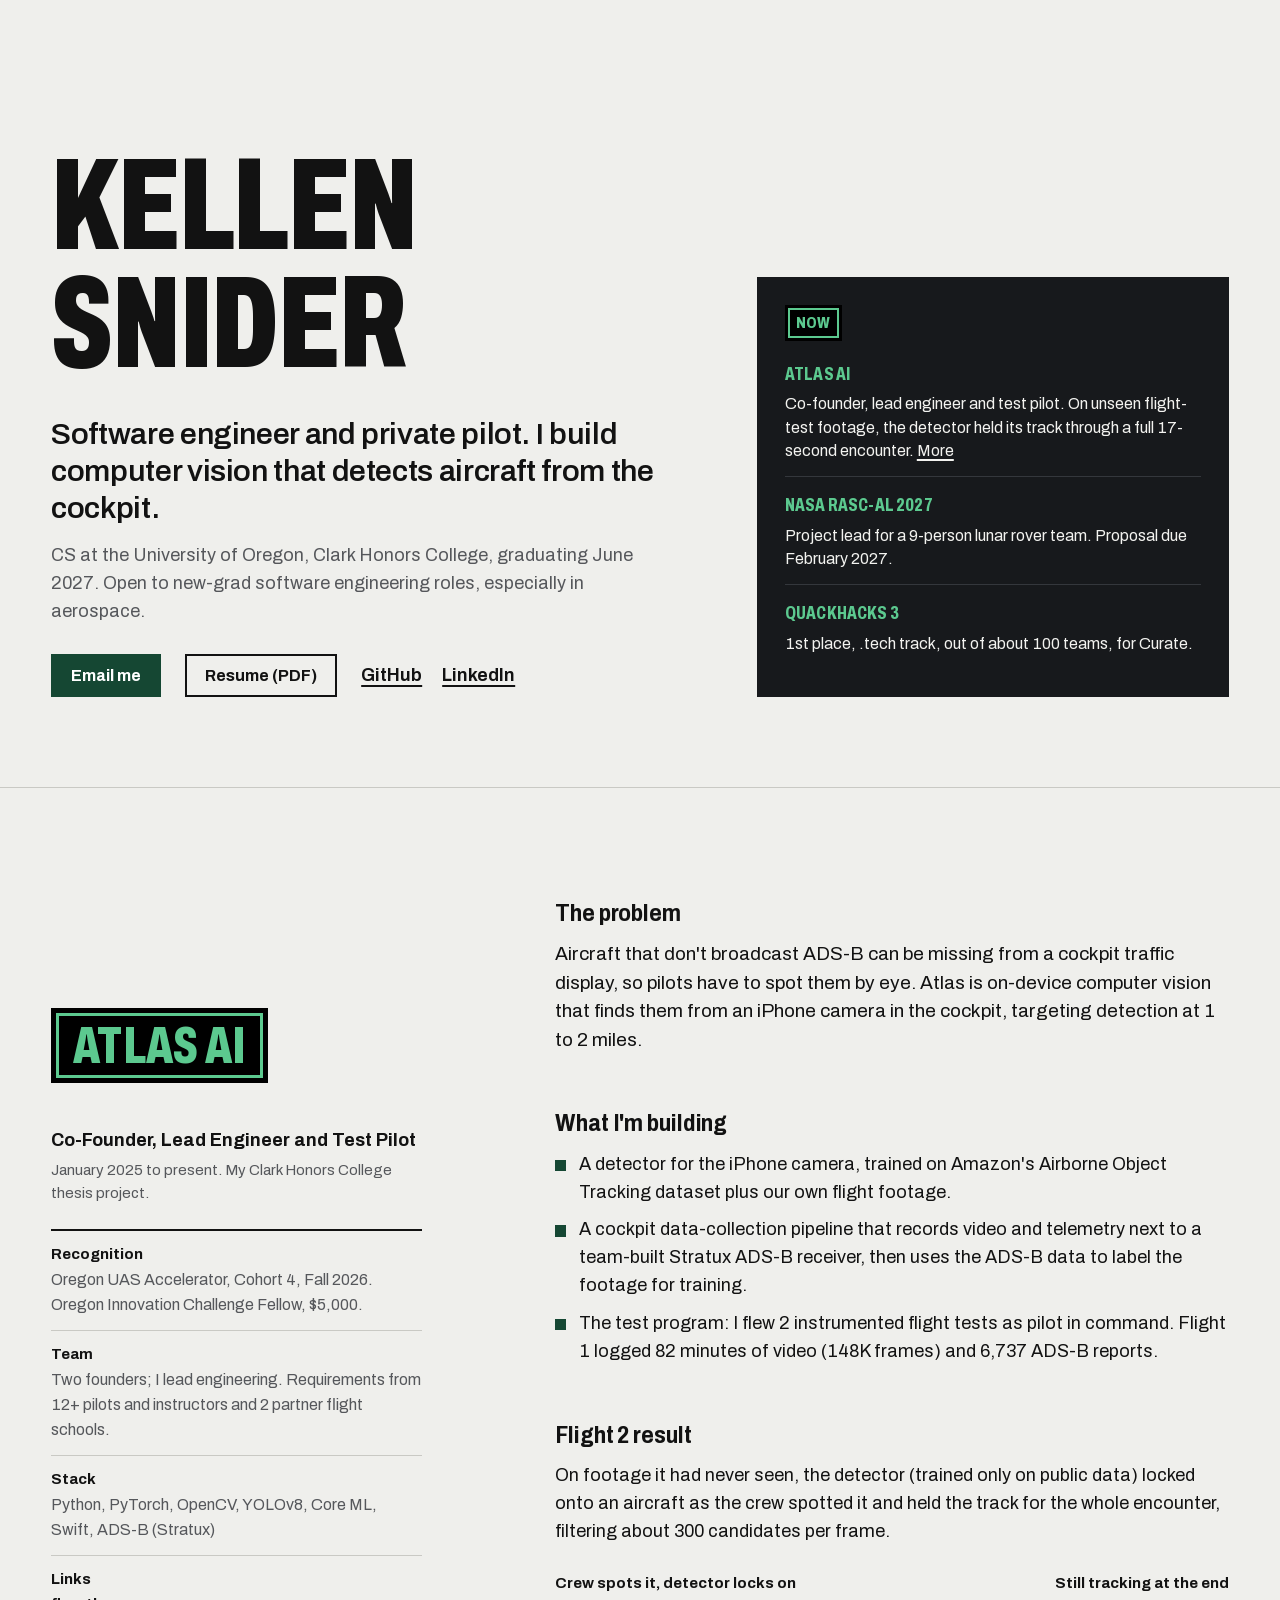
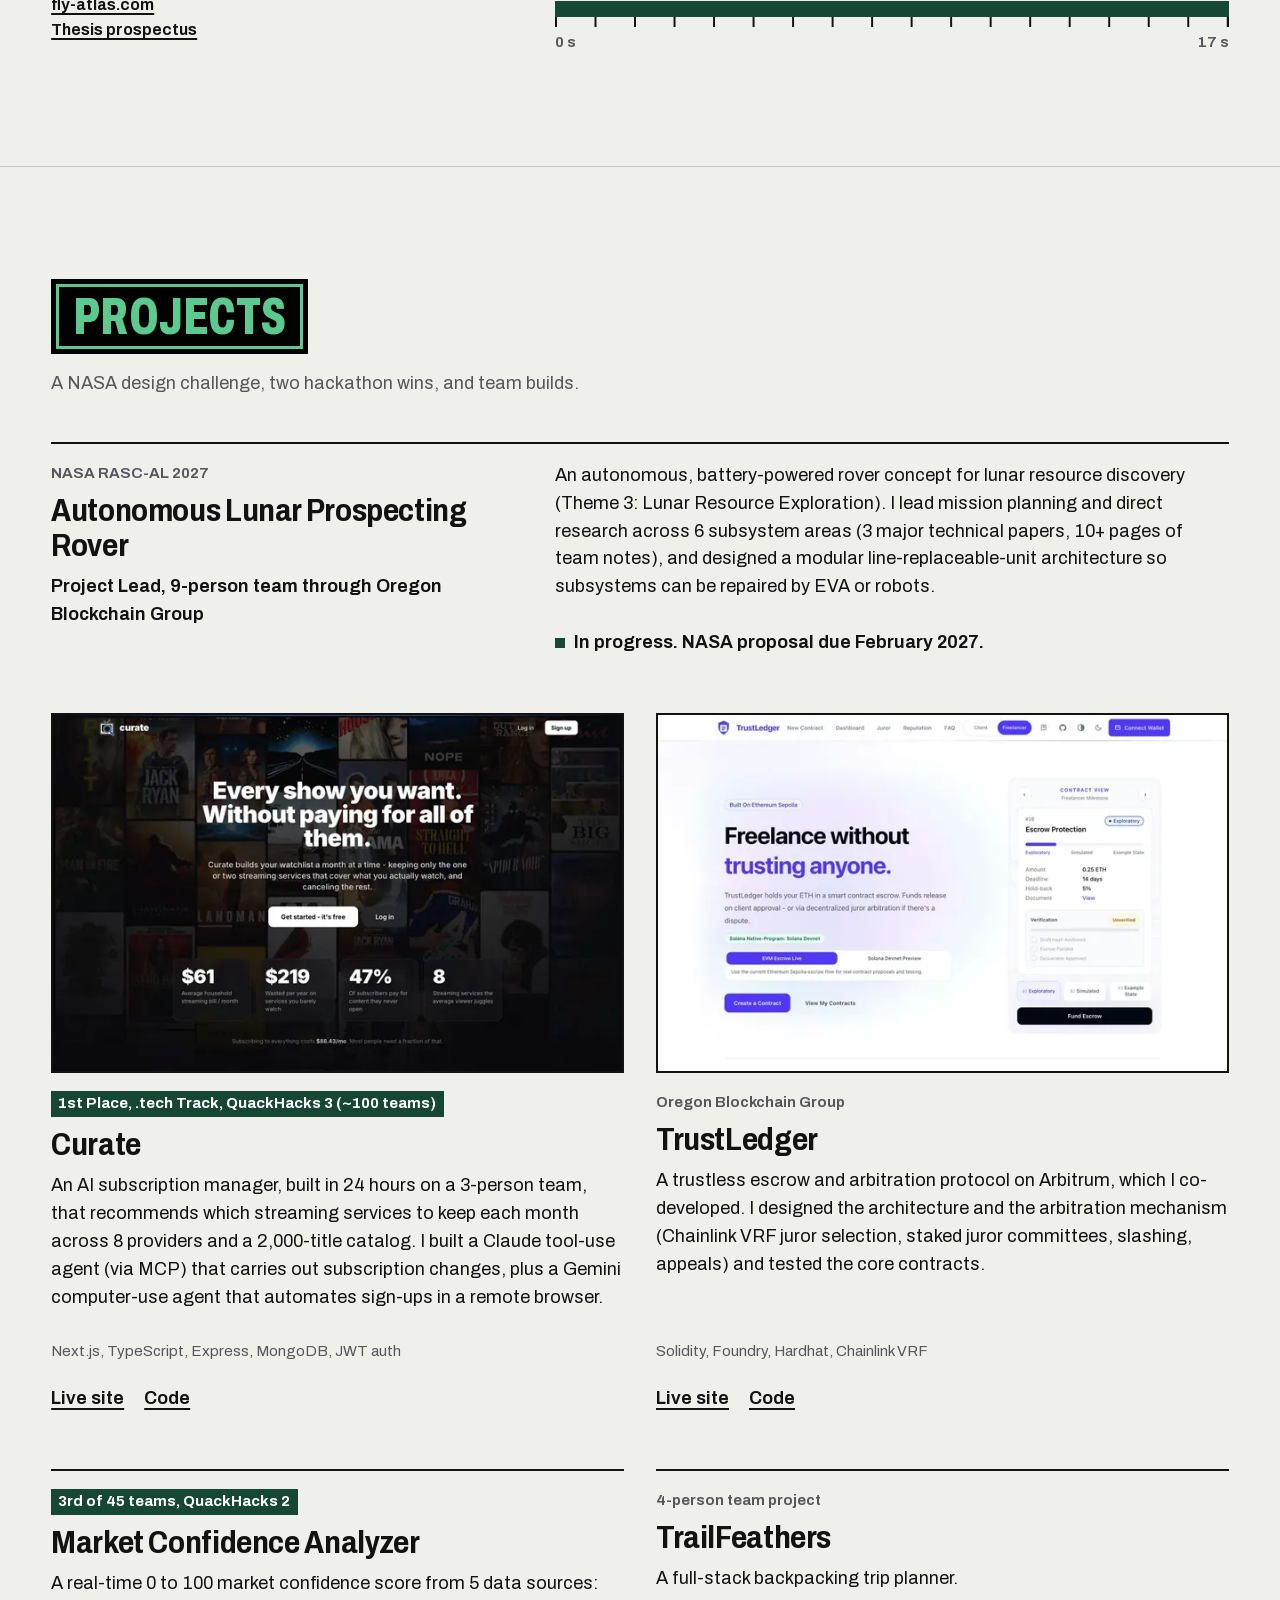
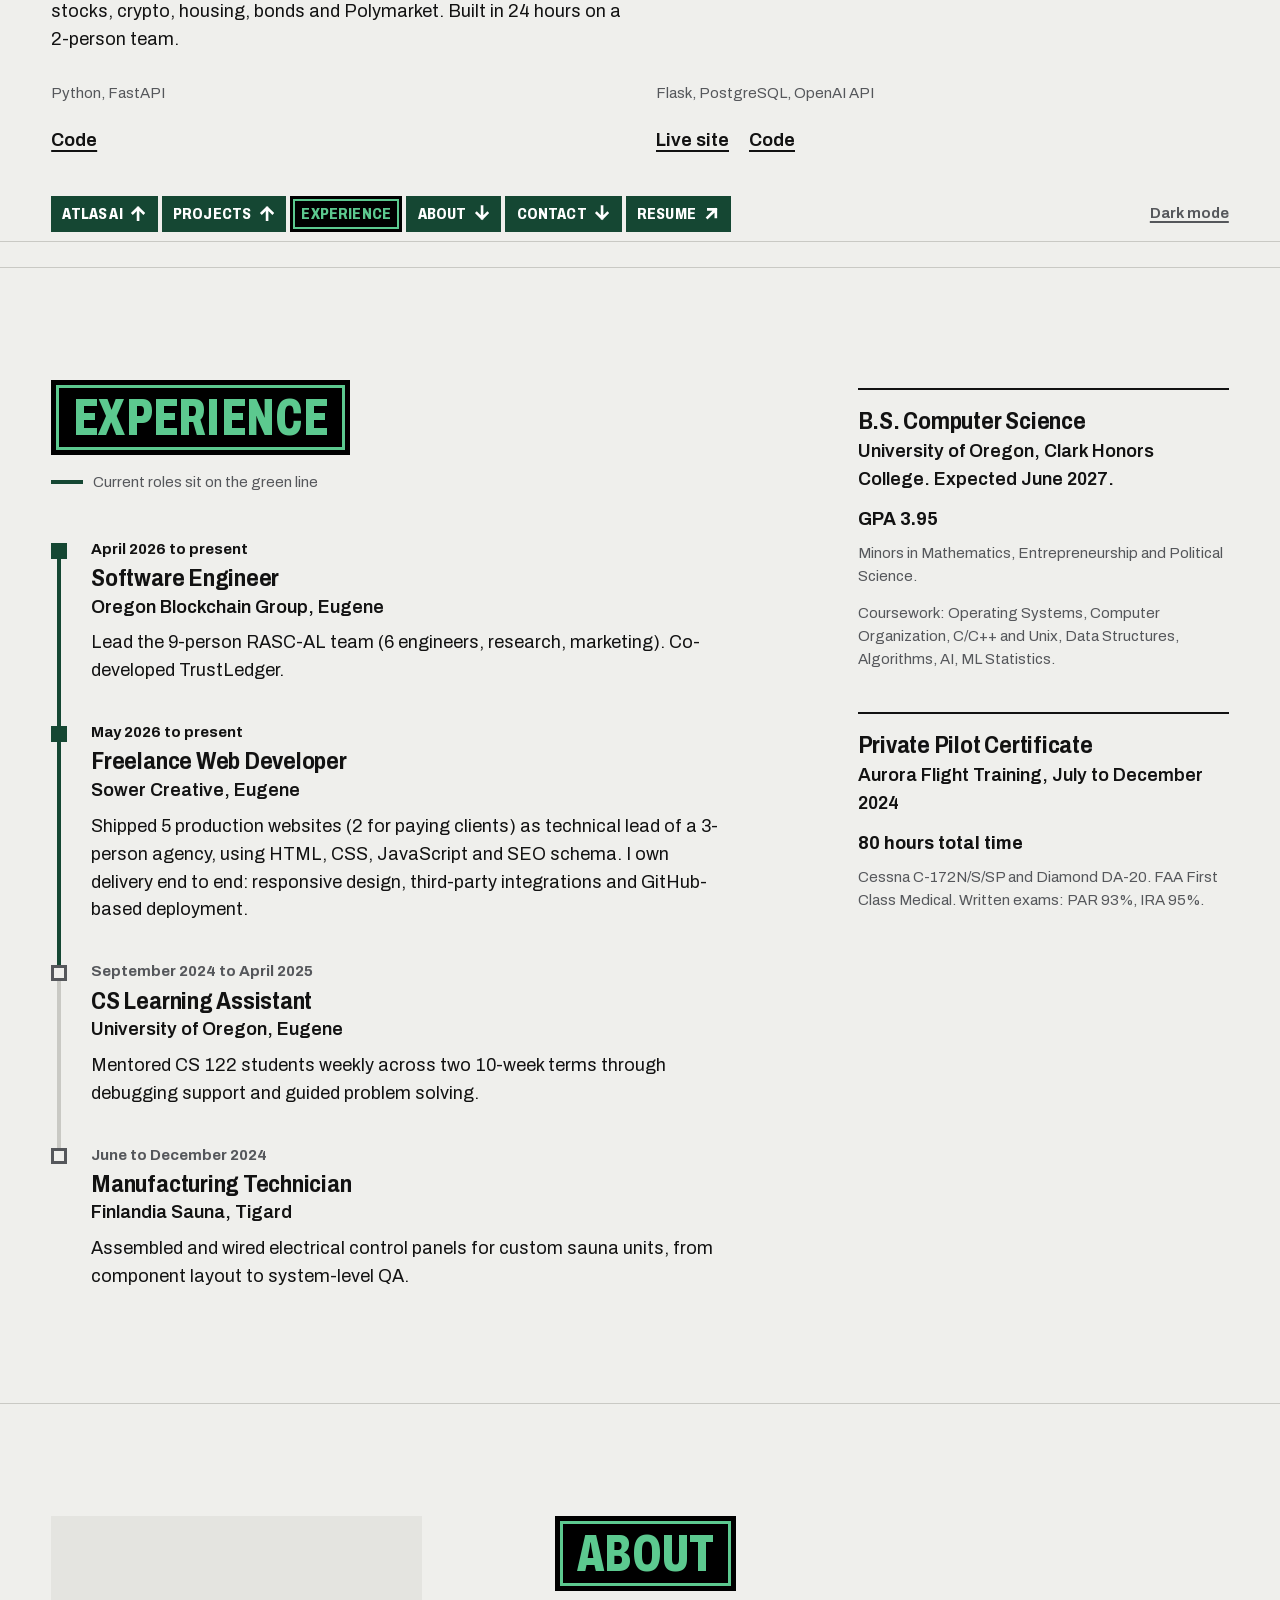
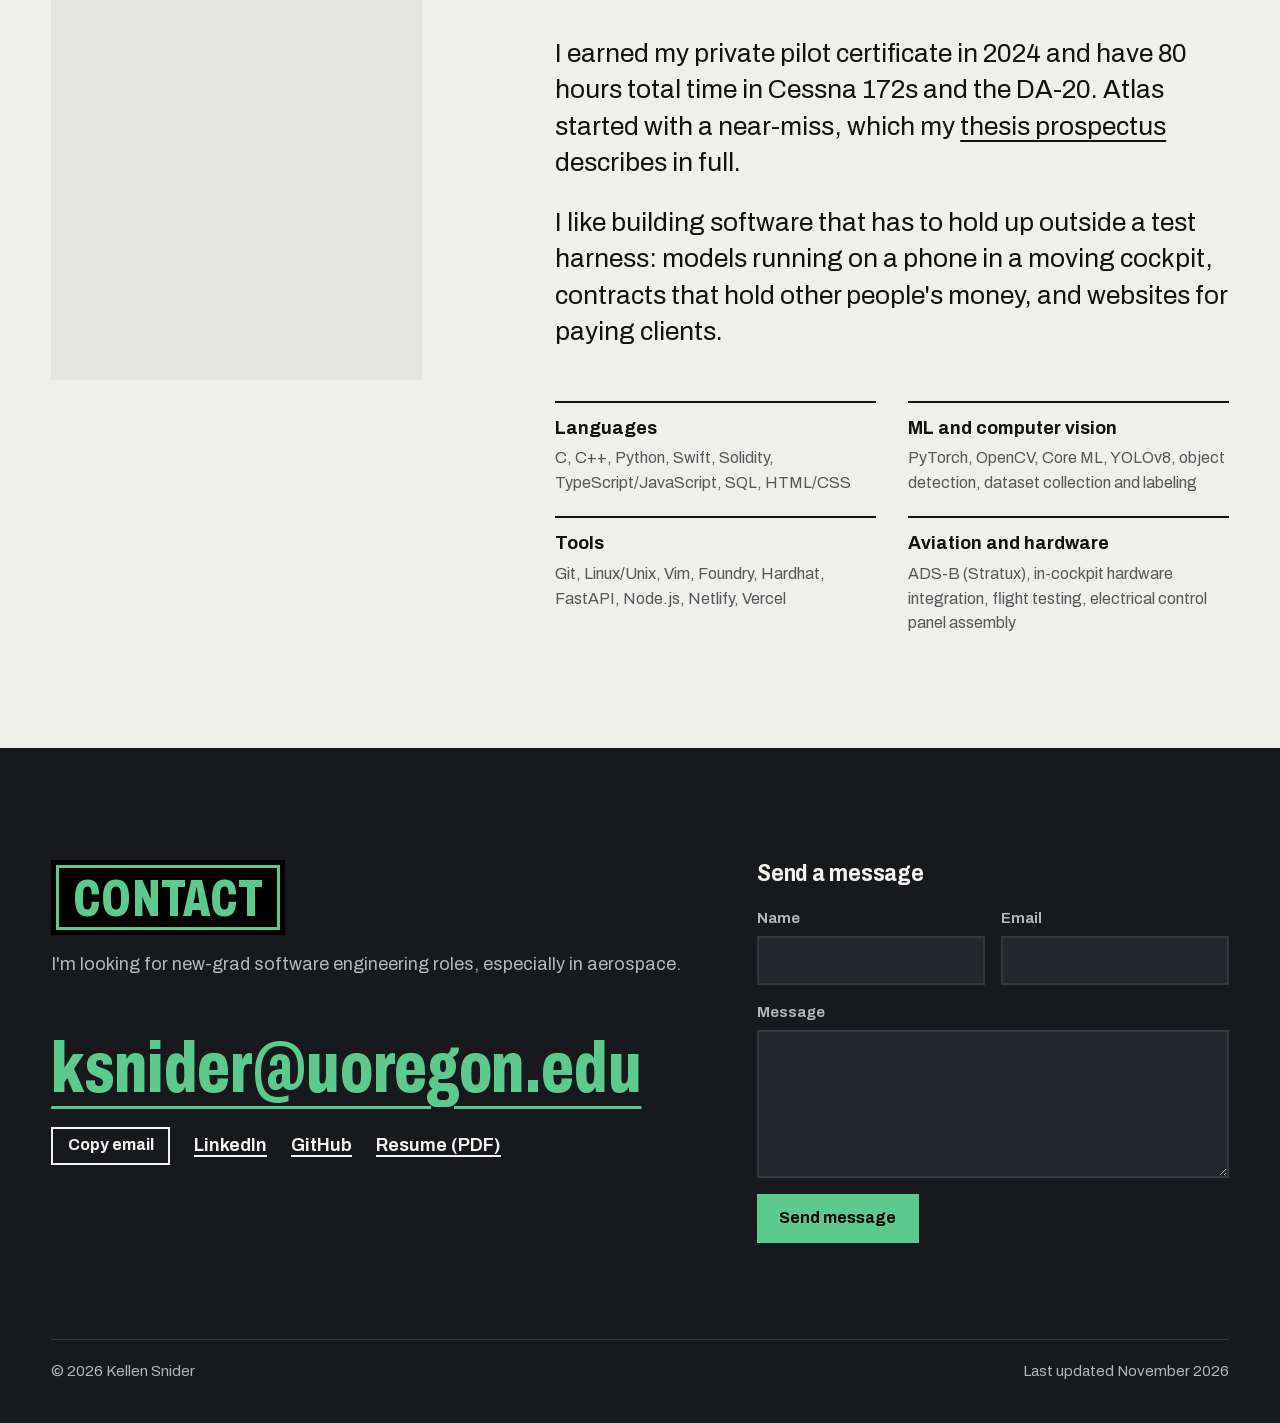
<file: resume.html>
<!DOCTYPE html>
<html lang="en">
<head>
  <meta charset="UTF-8" />
  <meta http-equiv="refresh" content="0; url=index.html#experience" />
  <title>Resume — Kellen Snider</title>
  <link rel="canonical" href="index.html#experience" />
</head>
<body>
  <p>Redirecting to <a href="index.html#experience">portfolio</a>&hellip;</p>
</body>
</html>
</file>
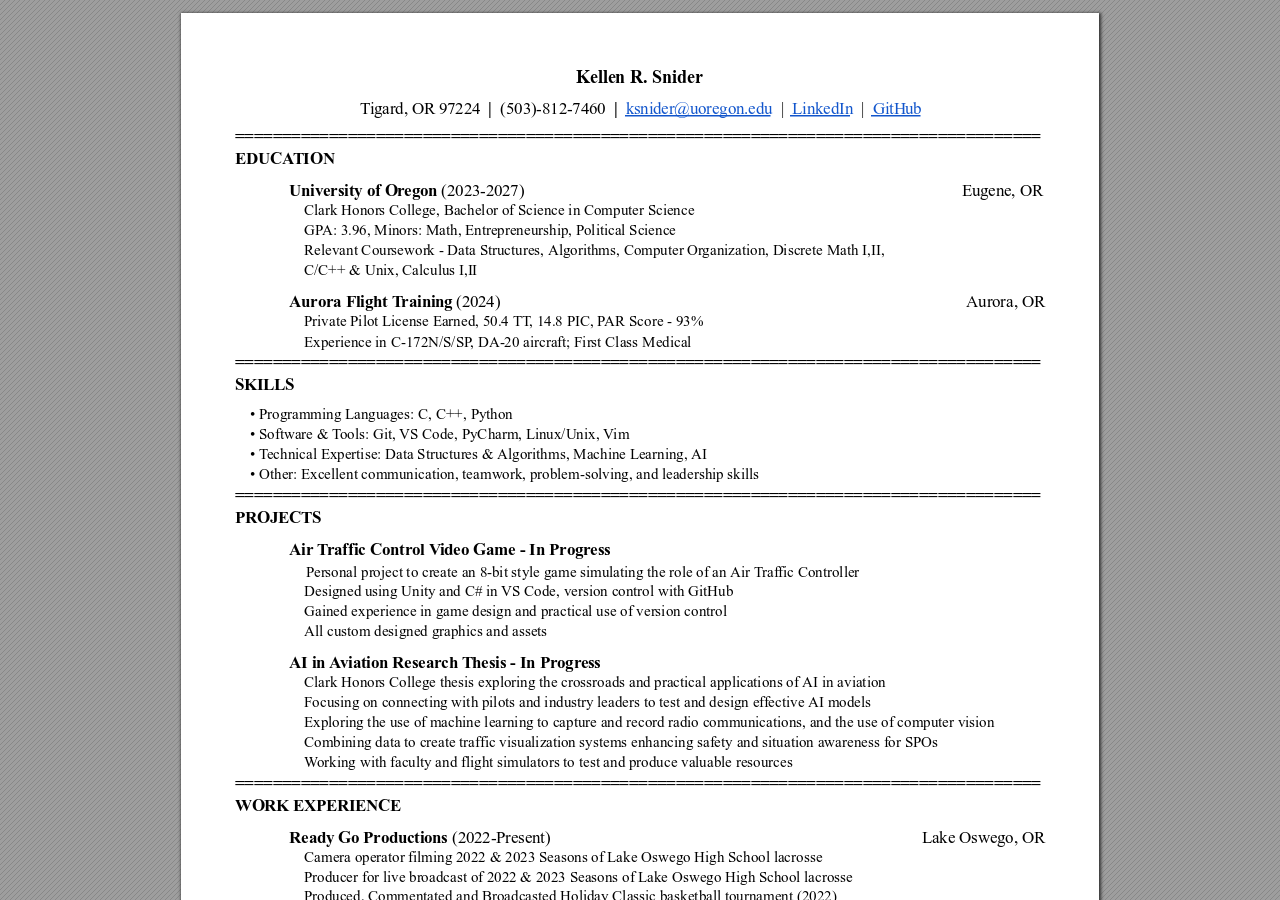
<file: Tech Resume (3).html>
<!DOCTYPE html>
<!-- Created by pdf2htmlEX (https://github.com/pdf2htmlEX/pdf2htmlEX) -->
<html xmlns="http://www.w3.org/1999/xhtml">
<head>
<meta charset="utf-8"/>
<meta name="generator" content="pdf2htmlEX"/>
<meta http-equiv="X-UA-Compatible" content="IE=edge,chrome=1"/>
<style type="text/css">
/*! 
 * Base CSS for pdf2htmlEX
 * Copyright 2012,2013 Lu Wang <coolwanglu@gmail.com> 
 * https://github.com/pdf2htmlEX/pdf2htmlEX/blob/master/share/LICENSE
 */#sidebar{position:absolute;top:0;left:0;bottom:0;width:250px;padding:0;margin:0;overflow:auto}#page-container{position:absolute;top:0;left:0;margin:0;padding:0;border:0}@media screen{#sidebar.opened+#page-container{left:250px}#page-container{bottom:0;right:0;overflow:auto}.loading-indicator{display:none}.loading-indicator.active{display:block;position:absolute;width:64px;height:64px;top:50%;left:50%;margin-top:-32px;margin-left:-32px}.loading-indicator img{position:absolute;top:0;left:0;bottom:0;right:0}}@media print{@page{margin:0}html{margin:0}body{margin:0;-webkit-print-color-adjust:exact}#sidebar{display:none}#page-container{width:auto;height:auto;overflow:visible;background-color:transparent}.d{display:none}}.pf{position:relative;background-color:white;overflow:hidden;margin:0;border:0}.pc{position:absolute;border:0;padding:0;margin:0;top:0;left:0;width:100%;height:100%;overflow:hidden;display:block;transform-origin:0 0;-ms-transform-origin:0 0;-webkit-transform-origin:0 0}.pc.opened{display:block}.bf{position:absolute;border:0;margin:0;top:0;bottom:0;width:100%;height:100%;-ms-user-select:none;-moz-user-select:none;-webkit-user-select:none;user-select:none}.bi{position:absolute;border:0;margin:0;-ms-user-select:none;-moz-user-select:none;-webkit-user-select:none;user-select:none}@media print{.pf{margin:0;box-shadow:none;page-break-after:always;page-break-inside:avoid}@-moz-document url-prefix(){.pf{overflow:visible;border:1px solid #fff}.pc{overflow:visible}}}.c{position:absolute;border:0;padding:0;margin:0;overflow:hidden;display:block}.t{position:absolute;white-space:pre;font-size:1px;transform-origin:0 100%;-ms-transform-origin:0 100%;-webkit-transform-origin:0 100%;unicode-bidi:bidi-override;-moz-font-feature-settings:"liga" 0}.t:after{content:''}.t:before{content:'';display:inline-block}.t span{position:relative;unicode-bidi:bidi-override}._{display:inline-block;color:transparent;z-index:-1}::selection{background:rgba(127,255,255,0.4)}::-moz-selection{background:rgba(127,255,255,0.4)}.pi{display:none}.d{position:absolute;transform-origin:0 100%;-ms-transform-origin:0 100%;-webkit-transform-origin:0 100%}.it{border:0;background-color:rgba(255,255,255,0.0)}.ir:hover{cursor:pointer}</style>
<style type="text/css">
/*! 
 * Fancy styles for pdf2htmlEX
 * Copyright 2012,2013 Lu Wang <coolwanglu@gmail.com> 
 * https://github.com/pdf2htmlEX/pdf2htmlEX/blob/master/share/LICENSE
 */@keyframes fadein{from{opacity:0}to{opacity:1}}@-webkit-keyframes fadein{from{opacity:0}to{opacity:1}}@keyframes swing{0{transform:rotate(0)}10%{transform:rotate(0)}90%{transform:rotate(720deg)}100%{transform:rotate(720deg)}}@-webkit-keyframes swing{0{-webkit-transform:rotate(0)}10%{-webkit-transform:rotate(0)}90%{-webkit-transform:rotate(720deg)}100%{-webkit-transform:rotate(720deg)}}@media screen{#sidebar{background-color:#2f3236;background-image:url("[data-uri]")}#outline{font-family:Georgia,Times,"Times New Roman",serif;font-size:13px;margin:2em 1em}#outline ul{padding:0}#outline li{list-style-type:none;margin:1em 0}#outline li>ul{margin-left:1em}#outline a,#outline a:visited,#outline a:hover,#outline a:active{line-height:1.2;color:#e8e8e8;text-overflow:ellipsis;white-space:nowrap;text-decoration:none;display:block;overflow:hidden;outline:0}#outline a:hover{color:#0cf}#page-container{background-color:#9e9e9e;background-image:url("[data-uri]");-webkit-transition:left 500ms;transition:left 500ms}.pf{margin:13px auto;box-shadow:1px 1px 3px 1px #333;border-collapse:separate}.pc.opened{-webkit-animation:fadein 100ms;animation:fadein 100ms}.loading-indicator.active{-webkit-animation:swing 1.5s ease-in-out .01s infinite alternate none;animation:swing 1.5s ease-in-out .01s infinite alternate none}.checked{background:no-repeat url([data-uri])}}</style>
<style type="text/css">
.ff0{font-family:sans-serif;visibility:hidden;}
@font-face{font-family:ff1;src:url('[data-uri]')format("woff");}.ff1{font-family:ff1;line-height:0.893555;font-style:normal;font-weight:normal;visibility:visible;}
@font-face{font-family:ff2;src:url('[data-uri]')format("woff");}.ff2{font-family:ff2;line-height:0.910645;font-style:normal;font-weight:normal;visibility:visible;}
@font-face{font-family:ff3;src:url('[data-uri]')format("woff");}.ff3{font-family:ff3;line-height:0.910156;font-style:normal;font-weight:normal;visibility:visible;}
.m0{transform:matrix(0.375000,0.000000,0.000000,0.375000,0,0);-ms-transform:matrix(0.375000,0.000000,0.000000,0.375000,0,0);-webkit-transform:matrix(0.375000,0.000000,0.000000,0.375000,0,0);}
.m1{transform:matrix(1.500000,0.000000,0.000000,1.500000,0,0);-ms-transform:matrix(1.500000,0.000000,0.000000,1.500000,0,0);-webkit-transform:matrix(1.500000,0.000000,0.000000,1.500000,0,0);}
.v0{vertical-align:0.000000px;}
.ls0{letter-spacing:0.000000px;}
.sc_{text-shadow:none;}
.sc0{text-shadow:-0.015em 0 transparent,0 0.015em transparent,0.015em 0 transparent,0 -0.015em  transparent;}
@media screen and (-webkit-min-device-pixel-ratio:0){
.sc_{-webkit-text-stroke:0px transparent;}
.sc0{-webkit-text-stroke:0.015em transparent;text-shadow:none;}
}
.ws0{word-spacing:0.000000px;}
._2{margin-left:-4.624223px;}
._1{margin-left:-3.376759px;}
._0{margin-left:-1.565964px;}
._4{width:88.999999px;}
._3{width:133.000000px;}
.fc1{color:rgb(17,85,204);}
.fc0{color:rgb(0,0,0);}
.fs2{font-size:20.000000px;}
.fs3{font-size:39.999999px;}
.fs1{font-size:44.000001px;}
.fs0{font-size:48.000000px;}
.y0{bottom:0.000000px;}
.y37{bottom:75.231808px;}
.y36{bottom:96.468018px;}
.y35{bottom:116.303838px;}
.y34{bottom:136.139643px;}
.y33{bottom:156.558658px;}
.y32{bottom:174.878912px;}
.y31{bottom:187.712763px;}
.y30{bottom:207.548583px;}
.y2f{bottom:227.384403px;}
.y2e{bottom:247.803403px;}
.y2d{bottom:266.123657px;}
.y2c{bottom:278.957523px;}
.y2b{bottom:298.793328px;}
.y2a{bottom:318.629148px;}
.y29{bottom:338.464968px;}
.y28{bottom:358.883968px;}
.y27{bottom:377.204222px;}
.y26{bottom:390.621283px;}
.y25{bottom:412.440673px;}
.y24{bottom:433.676883px;}
.y23{bottom:453.512688px;}
.y22{bottom:473.348508px;}
.y21{bottom:493.184328px;}
.y20{bottom:513.020148px;}
.y1f{bottom:533.439148px;}
.y1e{bottom:551.759402px;}
.y1d{bottom:564.593268px;}
.y1c{bottom:584.429073px;}
.y1b{bottom:604.264893px;}
.y1a{bottom:624.683893px;}
.y19{bottom:646.503298px;}
.y18{bottom:664.823552px;}
.y17{bottom:678.240598px;}
.y16{bottom:700.060003px;}
.y15{bottom:721.296198px;}
.y14{bottom:741.132018px;}
.y13{bottom:760.967838px;}
.y12{bottom:780.803643px;}
.y11{bottom:797.723507px;}
.y10{bottom:811.140568px;}
.yf{bottom:832.959958px;}
.ye{bottom:854.196168px;}
.yd{bottom:874.031988px;}
.yc{bottom:894.450988px;}
.yb{bottom:912.771242px;}
.ya{bottom:925.605102px;}
.y9{bottom:945.440918px;}
.y8{bottom:965.276733px;}
.y7{bottom:985.112549px;}
.y6{bottom:1005.531555px;}
.y5{bottom:1023.851807px;}
.y4{bottom:1037.268859px;}
.y3{bottom:1059.088257px;}
.y2{bottom:1087.548340px;}
.y1{bottom:1117.195312px;}
.h4{height:13.554687px;}
.h6{height:13.896484px;}
.h5{height:27.792968px;}
.h3{height:29.820313px;}
.h2{height:30.572266px;}
.h1{height:32.531250px;}
.h0{height:1188.000000px;}
.w0{width:918.000000px;}
.x0{left:0.000000px;}
.x3{left:54.000000px;}
.x4{left:108.000000px;}
.x2{left:179.166378px;}
.x1{left:395.248534px;}
@media print{
.v0{vertical-align:0.000000pt;}
.ls0{letter-spacing:0.000000pt;}
.ws0{word-spacing:0.000000pt;}
._2{margin-left:-4.110421pt;}
._1{margin-left:-3.001563pt;}
._0{margin-left:-1.391968pt;}
._4{width:79.111110pt;}
._3{width:118.222222pt;}
.fs2{font-size:17.777777pt;}
.fs3{font-size:35.555555pt;}
.fs1{font-size:39.111112pt;}
.fs0{font-size:42.666667pt;}
.y0{bottom:0.000000pt;}
.y37{bottom:66.872719pt;}
.y36{bottom:85.749350pt;}
.y35{bottom:103.381190pt;}
.y34{bottom:121.013016pt;}
.y33{bottom:139.163252pt;}
.y32{bottom:155.447922pt;}
.y31{bottom:166.855790pt;}
.y30{bottom:184.487630pt;}
.y2f{bottom:202.119470pt;}
.y2e{bottom:220.269692pt;}
.y2d{bottom:236.554362pt;}
.y2c{bottom:247.962243pt;}
.y2b{bottom:265.594070pt;}
.y2a{bottom:283.225910pt;}
.y29{bottom:300.857750pt;}
.y28{bottom:319.007972pt;}
.y27{bottom:335.292642pt;}
.y26{bottom:347.218919pt;}
.y25{bottom:366.613932pt;}
.y24{bottom:385.490563pt;}
.y23{bottom:403.122390pt;}
.y22{bottom:420.754230pt;}
.y21{bottom:438.386070pt;}
.y20{bottom:456.017910pt;}
.y1f{bottom:474.168132pt;}
.y1e{bottom:490.452802pt;}
.y1d{bottom:501.860683pt;}
.y1c{bottom:519.492510pt;}
.y1b{bottom:537.124350pt;}
.y1a{bottom:555.274572pt;}
.y19{bottom:574.669599pt;}
.y18{bottom:590.954268pt;}
.y17{bottom:602.880532pt;}
.y16{bottom:622.275559pt;}
.y15{bottom:641.152176pt;}
.y14{bottom:658.784016pt;}
.y13{bottom:676.415856pt;}
.y12{bottom:694.047683pt;}
.y11{bottom:709.087561pt;}
.y10{bottom:721.013839pt;}
.yf{bottom:740.408852pt;}
.ye{bottom:759.285483pt;}
.yd{bottom:776.917323pt;}
.yc{bottom:795.067545pt;}
.yb{bottom:811.352215pt;}
.ya{bottom:822.760091pt;}
.y9{bottom:840.391927pt;}
.y8{bottom:858.023763pt;}
.y7{bottom:875.655599pt;}
.y6{bottom:893.805827pt;}
.y5{bottom:910.090495pt;}
.y4{bottom:922.016764pt;}
.y3{bottom:941.411784pt;}
.y2{bottom:966.709636pt;}
.y1{bottom:993.062500pt;}
.h4{height:12.048611pt;}
.h6{height:12.352430pt;}
.h5{height:24.704860pt;}
.h3{height:26.506945pt;}
.h2{height:27.175348pt;}
.h1{height:28.916667pt;}
.h0{height:1056.000000pt;}
.w0{width:816.000000pt;}
.x0{left:0.000000pt;}
.x3{left:48.000000pt;}
.x4{left:96.000000pt;}
.x2{left:159.259003pt;}
.x1{left:351.332030pt;}
}
</style>
<script>
/*
 Copyright 2012 Mozilla Foundation 
 Copyright 2013 Lu Wang <coolwanglu@gmail.com>
 Apachine License Version 2.0 
*/
(function(){function b(a,b,e,f){var c=(a.className||"").split(/\s+/g);""===c[0]&&c.shift();var d=c.indexOf(b);0>d&&e&&c.push(b);0<=d&&f&&c.splice(d,1);a.className=c.join(" ");return 0<=d}if(!("classList"in document.createElement("div"))){var e={add:function(a){b(this.element,a,!0,!1)},contains:function(a){return b(this.element,a,!1,!1)},remove:function(a){b(this.element,a,!1,!0)},toggle:function(a){b(this.element,a,!0,!0)}};Object.defineProperty(HTMLElement.prototype,"classList",{get:function(){if(this._classList)return this._classList;
var a=Object.create(e,{element:{value:this,writable:!1,enumerable:!0}});Object.defineProperty(this,"_classList",{value:a,writable:!1,enumerable:!1});return a},enumerable:!0})}})();
</script>
<script>
(function(){/*
 pdf2htmlEX.js: Core UI functions for pdf2htmlEX 
 Copyright 2012,2013 Lu Wang <coolwanglu@gmail.com> and other contributors 
 https://github.com/pdf2htmlEX/pdf2htmlEX/blob/master/share/LICENSE 
*/
var pdf2htmlEX=window.pdf2htmlEX=window.pdf2htmlEX||{},CSS_CLASS_NAMES={page_frame:"pf",page_content_box:"pc",page_data:"pi",background_image:"bi",link:"l",input_radio:"ir",__dummy__:"no comma"},DEFAULT_CONFIG={container_id:"page-container",sidebar_id:"sidebar",outline_id:"outline",loading_indicator_cls:"loading-indicator",preload_pages:3,render_timeout:100,scale_step:0.9,key_handler:!0,hashchange_handler:!0,view_history_handler:!0,__dummy__:"no comma"},EPS=1E-6;
function invert(a){var b=a[0]*a[3]-a[1]*a[2];return[a[3]/b,-a[1]/b,-a[2]/b,a[0]/b,(a[2]*a[5]-a[3]*a[4])/b,(a[1]*a[4]-a[0]*a[5])/b]}function transform(a,b){return[a[0]*b[0]+a[2]*b[1]+a[4],a[1]*b[0]+a[3]*b[1]+a[5]]}function get_page_number(a){return parseInt(a.getAttribute("data-page-no"),16)}function disable_dragstart(a){for(var b=0,c=a.length;b<c;++b)a[b].addEventListener("dragstart",function(){return!1},!1)}
function clone_and_extend_objs(a){for(var b={},c=0,e=arguments.length;c<e;++c){var h=arguments[c],d;for(d in h)h.hasOwnProperty(d)&&(b[d]=h[d])}return b}
function Page(a){if(a){this.shown=this.loaded=!1;this.page=a;this.num=get_page_number(a);this.original_height=a.clientHeight;this.original_width=a.clientWidth;var b=a.getElementsByClassName(CSS_CLASS_NAMES.page_content_box)[0];b&&(this.content_box=b,this.original_scale=this.cur_scale=this.original_height/b.clientHeight,this.page_data=JSON.parse(a.getElementsByClassName(CSS_CLASS_NAMES.page_data)[0].getAttribute("data-data")),this.ctm=this.page_data.ctm,this.ictm=invert(this.ctm),this.loaded=!0)}}
Page.prototype={hide:function(){this.loaded&&this.shown&&(this.content_box.classList.remove("opened"),this.shown=!1)},show:function(){this.loaded&&!this.shown&&(this.content_box.classList.add("opened"),this.shown=!0)},rescale:function(a){this.cur_scale=0===a?this.original_scale:a;this.loaded&&(a=this.content_box.style,a.msTransform=a.webkitTransform=a.transform="scale("+this.cur_scale.toFixed(3)+")");a=this.page.style;a.height=this.original_height*this.cur_scale+"px";a.width=this.original_width*this.cur_scale+
"px"},view_position:function(){var a=this.page,b=a.parentNode;return[b.scrollLeft-a.offsetLeft-a.clientLeft,b.scrollTop-a.offsetTop-a.clientTop]},height:function(){return this.page.clientHeight},width:function(){return this.page.clientWidth}};function Viewer(a){this.config=clone_and_extend_objs(DEFAULT_CONFIG,0<arguments.length?a:{});this.pages_loading=[];this.init_before_loading_content();var b=this;document.addEventListener("DOMContentLoaded",function(){b.init_after_loading_content()},!1)}
Viewer.prototype={scale:1,cur_page_idx:0,first_page_idx:0,init_before_loading_content:function(){this.pre_hide_pages()},initialize_radio_button:function(){for(var a=document.getElementsByClassName(CSS_CLASS_NAMES.input_radio),b=0;b<a.length;b++)a[b].addEventListener("click",function(){this.classList.toggle("checked")})},init_after_loading_content:function(){this.sidebar=document.getElementById(this.config.sidebar_id);this.outline=document.getElementById(this.config.outline_id);this.container=document.getElementById(this.config.container_id);
this.loading_indicator=document.getElementsByClassName(this.config.loading_indicator_cls)[0];for(var a=!0,b=this.outline.childNodes,c=0,e=b.length;c<e;++c)if("ul"===b[c].nodeName.toLowerCase()){a=!1;break}a||this.sidebar.classList.add("opened");this.find_pages();if(0!=this.pages.length){disable_dragstart(document.getElementsByClassName(CSS_CLASS_NAMES.background_image));this.config.key_handler&&this.register_key_handler();var h=this;this.config.hashchange_handler&&window.addEventListener("hashchange",
function(a){h.navigate_to_dest(document.location.hash.substring(1))},!1);this.config.view_history_handler&&window.addEventListener("popstate",function(a){a.state&&h.navigate_to_dest(a.state)},!1);this.container.addEventListener("scroll",function(){h.update_page_idx();h.schedule_render(!0)},!1);[this.outline].concat(Array.from(this.container.querySelectorAll("a.l"))).forEach(function(a){a.addEventListener("click",h.link_handler.bind(h),!1)});this.initialize_radio_button();this.render()}},find_pages:function(){for(var a=
[],b={},c=this.container.childNodes,e=0,h=c.length;e<h;++e){var d=c[e];d.nodeType===Node.ELEMENT_NODE&&d.classList.contains(CSS_CLASS_NAMES.page_frame)&&(d=new Page(d),a.push(d),b[d.num]=a.length-1)}this.pages=a;this.page_map=b},load_page:function(a,b,c){var e=this.pages;if(!(a>=e.length||(e=e[a],e.loaded||this.pages_loading[a]))){var e=e.page,h=e.getAttribute("data-page-url");if(h){this.pages_loading[a]=!0;var d=e.getElementsByClassName(this.config.loading_indicator_cls)[0];"undefined"===typeof d&&
(d=this.loading_indicator.cloneNode(!0),d.classList.add("active"),e.appendChild(d));var f=this,g=new XMLHttpRequest;g.open("GET",h,!0);g.onload=function(){if(200===g.status||0===g.status){var b=document.createElement("div");b.innerHTML=g.responseText;for(var d=null,b=b.childNodes,e=0,h=b.length;e<h;++e){var p=b[e];if(p.nodeType===Node.ELEMENT_NODE&&p.classList.contains(CSS_CLASS_NAMES.page_frame)){d=p;break}}b=f.pages[a];f.container.replaceChild(d,b.page);b=new Page(d);f.pages[a]=b;b.hide();b.rescale(f.scale);
disable_dragstart(d.getElementsByClassName(CSS_CLASS_NAMES.background_image));f.schedule_render(!1);c&&c(b)}delete f.pages_loading[a]};g.send(null)}void 0===b&&(b=this.config.preload_pages);0<--b&&(f=this,setTimeout(function(){f.load_page(a+1,b)},0))}},pre_hide_pages:function(){var a="@media screen{."+CSS_CLASS_NAMES.page_content_box+"{display:none;}}",b=document.createElement("style");b.styleSheet?b.styleSheet.cssText=a:b.appendChild(document.createTextNode(a));document.head.appendChild(b)},render:function(){for(var a=
this.container,b=a.scrollTop,c=a.clientHeight,a=b-c,b=b+c+c,c=this.pages,e=0,h=c.length;e<h;++e){var d=c[e],f=d.page,g=f.offsetTop+f.clientTop,f=g+f.clientHeight;g<=b&&f>=a?d.loaded?d.show():this.load_page(e):d.hide()}},update_page_idx:function(){var a=this.pages,b=a.length;if(!(2>b)){for(var c=this.container,e=c.scrollTop,c=e+c.clientHeight,h=-1,d=b,f=d-h;1<f;){var g=h+Math.floor(f/2),f=a[g].page;f.offsetTop+f.clientTop+f.clientHeight>=e?d=g:h=g;f=d-h}this.first_page_idx=d;for(var g=h=this.cur_page_idx,
k=0;d<b;++d){var f=a[d].page,l=f.offsetTop+f.clientTop,f=f.clientHeight;if(l>c)break;f=(Math.min(c,l+f)-Math.max(e,l))/f;if(d===h&&Math.abs(f-1)<=EPS){g=h;break}f>k&&(k=f,g=d)}this.cur_page_idx=g}},schedule_render:function(a){if(void 0!==this.render_timer){if(!a)return;clearTimeout(this.render_timer)}var b=this;this.render_timer=setTimeout(function(){delete b.render_timer;b.render()},this.config.render_timeout)},register_key_handler:function(){var a=this;window.addEventListener("DOMMouseScroll",function(b){if(b.ctrlKey){b.preventDefault();
var c=a.container,e=c.getBoundingClientRect(),c=[b.clientX-e.left-c.clientLeft,b.clientY-e.top-c.clientTop];a.rescale(Math.pow(a.config.scale_step,b.detail),!0,c)}},!1);window.addEventListener("keydown",function(b){var c=!1,e=b.ctrlKey||b.metaKey,h=b.altKey;switch(b.keyCode){case 61:case 107:case 187:e&&(a.rescale(1/a.config.scale_step,!0),c=!0);break;case 173:case 109:case 189:e&&(a.rescale(a.config.scale_step,!0),c=!0);break;case 48:e&&(a.rescale(0,!1),c=!0);break;case 33:h?a.scroll_to(a.cur_page_idx-
1):a.container.scrollTop-=a.container.clientHeight;c=!0;break;case 34:h?a.scroll_to(a.cur_page_idx+1):a.container.scrollTop+=a.container.clientHeight;c=!0;break;case 35:a.container.scrollTop=a.container.scrollHeight;c=!0;break;case 36:a.container.scrollTop=0,c=!0}c&&b.preventDefault()},!1)},rescale:function(a,b,c){var e=this.scale;this.scale=a=0===a?1:b?e*a:a;c||(c=[0,0]);b=this.container;c[0]+=b.scrollLeft;c[1]+=b.scrollTop;for(var h=this.pages,d=h.length,f=this.first_page_idx;f<d;++f){var g=h[f].page;
if(g.offsetTop+g.clientTop>=c[1])break}g=f-1;0>g&&(g=0);var g=h[g].page,k=g.clientWidth,f=g.clientHeight,l=g.offsetLeft+g.clientLeft,m=c[0]-l;0>m?m=0:m>k&&(m=k);k=g.offsetTop+g.clientTop;c=c[1]-k;0>c?c=0:c>f&&(c=f);for(f=0;f<d;++f)h[f].rescale(a);b.scrollLeft+=m/e*a+g.offsetLeft+g.clientLeft-m-l;b.scrollTop+=c/e*a+g.offsetTop+g.clientTop-c-k;this.schedule_render(!0)},fit_width:function(){var a=this.cur_page_idx;this.rescale(this.container.clientWidth/this.pages[a].width(),!0);this.scroll_to(a)},fit_height:function(){var a=
this.cur_page_idx;this.rescale(this.container.clientHeight/this.pages[a].height(),!0);this.scroll_to(a)},get_containing_page:function(a){for(;a;){if(a.nodeType===Node.ELEMENT_NODE&&a.classList.contains(CSS_CLASS_NAMES.page_frame)){a=get_page_number(a);var b=this.page_map;return a in b?this.pages[b[a]]:null}a=a.parentNode}return null},link_handler:function(a){var b=a.target,c=b.getAttribute("data-dest-detail");c||(b=a.currentTarget,c=b.getAttribute("data-dest-detail"));if(c){if(this.config.view_history_handler)try{var e=
this.get_current_view_hash();window.history.replaceState(e,"","#"+e);window.history.pushState(c,"","#"+c)}catch(h){}this.navigate_to_dest(c,this.get_containing_page(b));a.preventDefault()}},navigate_to_dest:function(a,b){try{var c=JSON.parse(a)}catch(e){return}if(c instanceof Array){var h=c[0],d=this.page_map;if(h in d){for(var f=d[h],h=this.pages[f],d=2,g=c.length;d<g;++d){var k=c[d];if(null!==k&&"number"!==typeof k)return}for(;6>c.length;)c.push(null);var g=b||this.pages[this.cur_page_idx],d=g.view_position(),
d=transform(g.ictm,[d[0],g.height()-d[1]]),g=this.scale,l=[0,0],m=!0,k=!1,n=this.scale;switch(c[1]){case "XYZ":l=[null===c[2]?d[0]:c[2]*n,null===c[3]?d[1]:c[3]*n];g=c[4];if(null===g||0===g)g=this.scale;k=!0;break;case "Fit":case "FitB":l=[0,0];k=!0;break;case "FitH":case "FitBH":l=[0,null===c[2]?d[1]:c[2]*n];k=!0;break;case "FitV":case "FitBV":l=[null===c[2]?d[0]:c[2]*n,0];k=!0;break;case "FitR":l=[c[2]*n,c[5]*n],m=!1,k=!0}if(k){this.rescale(g,!1);var p=this,c=function(a){l=transform(a.ctm,l);m&&
(l[1]=a.height()-l[1]);p.scroll_to(f,l)};h.loaded?c(h):(this.load_page(f,void 0,c),this.scroll_to(f))}}}},scroll_to:function(a,b){var c=this.pages;if(!(0>a||a>=c.length)){c=c[a].view_position();void 0===b&&(b=[0,0]);var e=this.container;e.scrollLeft+=b[0]-c[0];e.scrollTop+=b[1]-c[1]}},get_current_view_hash:function(){var a=[],b=this.pages[this.cur_page_idx];a.push(b.num);a.push("XYZ");var c=b.view_position(),c=transform(b.ictm,[c[0],b.height()-c[1]]);a.push(c[0]/this.scale);a.push(c[1]/this.scale);
a.push(this.scale);return JSON.stringify(a)}};pdf2htmlEX.Viewer=Viewer;})();
</script>
<script>
try{
pdf2htmlEX.defaultViewer = new pdf2htmlEX.Viewer({});
}catch(e){}
</script>
<title></title>
</head>
<body>
<div id="sidebar">
<div id="outline">
</div>
</div>
<div id="page-container">
<div id="pf1" class="pf w0 h0" data-page-no="1"><div class="pc pc1 w0 h0"><img class="bi x0 y0 w0 h0" alt="" src="[data-uri]"/><div class="t m0 x1 h1 y1 ff1 fs0 fc0 sc0 ls0 ws0">Kellen R. Snider </div><div class="t m0 x2 h2 y2 ff2 fs1 fc0 sc0 ls0 ws0">T<span class="_ _0"></span>igard, OR 97224  <span class="ff1">|  </span>(503)-812-7460  <span class="ff1">|  <span class="ff3 fc1">ksnider@uoregon.edu</span></span>  |  <span class="ff3 fc1">LinkedIn</span>  |  <span class="ff3 fc1">GitH<span class="_ _0"></span>ub<span class="ff2 fc0"> </span></span></div><div class="t m0 x3 h3 y3 ff1 fs1 fc0 sc0 ls0 ws0">=========================================================<span class="_ _0"></span>============================= </div><div class="t m0 x3 h3 y4 ff1 fs1 fc0 sc0 ls0 ws0">EDUCA<span class="_ _1"></span>TION </div><div class="t m0 x3 h4 y5 ff1 fs2 fc0 sc0 ls0 ws0"> </div><div class="t m0 x4 h2 y6 ff1 fs1 fc0 sc0 ls0 ws0">University of Or<span class="_ _0"></span>egon <span class="ff2">(2023-2027)                                                                                                          Eugene, OR<span class="fs3"> </span></span></div><div class="t m0 x4 h5 y7 ff2 fs3 fc0 sc0 ls0 ws0">    Clark Honors College, Bachelor of Science in Computer Science </div><div class="t m0 x4 h5 y8 ff2 fs3 fc0 sc0 ls0 ws0">    GP<span class="_ _1"></span>A: 3.96, Minors: Math, Entrepreneurship, Political Science </div><div class="t m0 x4 h5 y9 ff2 fs3 fc0 sc0 ls0 ws0">    Relevant Coursework - Data Structures, Algorithms, Computer Or<span class="_ _0"></span>ganization, Discrete Math I,II,  </div><div class="t m0 x4 h5 ya ff2 fs3 fc0 sc0 ls0 ws0">    C/C++ &amp; Unix, Calculus I,II </div><div class="t m0 x4 h6 yb ff2 fs2 fc0 sc0 ls0 ws0"> </div><div class="t m0 x4 h2 yc ff1 fs1 fc0 sc0 ls0 ws0">Aurora Flight T<span class="_ _1"></span>raining <span class="_ _0"></span><span class="ff2">(2024)                                                                                                                 Aurora, OR </span></div><div class="t m0 x4 h5 yd ff2 fs3 fc0 sc0 ls0 ws0">    Private Pilot License Earned, 50.4 TT<span class="_ _1"></span>, 14.8 PIC, P<span class="_ _1"></span>AR Score - 93% </div><div class="t m0 x4 h2 ye ff2 fs3 fc0 sc0 ls0 ws0">    Experience in C-172N/S/SP<span class="_ _2"></span>, DA-20 aircraft; First Class Medical<span class="fs1"> </span></div><div class="t m0 x3 h3 yf ff1 fs1 fc0 sc0 ls0 ws0">=========================================================<span class="_ _0"></span>============================= </div><div class="t m0 x3 h3 y10 ff1 fs1 fc0 sc0 ls0 ws0">SKILLS </div><div class="t m0 x3 h4 y11 ff1 fs2 fc0 sc0 ls0 ws0"> </div><div class="t m0 x3 h5 y12 ff2 fs3 fc0 sc0 ls0 ws0">    • Programming Languages: C, C++, Python  </div><div class="t m0 x3 h5 y13 ff2 fs3 fc0 sc0 ls0 ws0">    • Software &amp; T<span class="_ _1"></span>ools: Git, VS Code, PyCharm, Linux/Unix, V<span class="_ _0"></span>im </div><div class="t m0 x3 h5 y14 ff2 fs3 fc0 sc0 ls0 ws0">    • T<span class="_ _1"></span>echnical Expertise: Data Structures &amp; Algorithms, Machine Learning, AI </div><div class="t m0 x3 h5 y15 ff2 fs3 fc0 sc0 ls0 ws0">    • Other: Excellent communication, teamwork, problem-solving, and leadership skills </div><div class="t m0 x3 h3 y16 ff1 fs1 fc0 sc0 ls0 ws0">=========================================================<span class="_ _0"></span>============================= </div><div class="t m0 x3 h3 y17 ff1 fs1 fc0 sc0 ls0 ws0">PROJECTS </div><div class="t m0 x3 h4 y18 ff1 fs2 fc0 sc0 ls0 ws0"> </div><div class="t m0 x3 h3 y19 ff1 fs1 fc0 sc0 ls0 ws0"> <span class="_ _3"> </span>Air T<span class="_ _1"></span>raffic Control V<span class="_ _1"></span>ideo Game - In Progr<span class="_ _0"></span>ess </div><div class="t m0 x3 h3 y1a ff1 fs1 fc0 sc0 ls0 ws0">     <span class="_ _4"> </span>    <span class="ff2 fs3">Personal project to create an 8-bit style game simulating the role of an Air T<span class="_ _0"></span>raf<span class="_ _0"></span>fic Controller </span></div><div class="t m0 x4 h5 y1b ff2 fs3 fc0 sc0 ls0 ws0">    Designed using Unity and C# in VS Code, version control with GitHub </div><div class="t m0 x4 h5 y1c ff2 fs3 fc0 sc0 ls0 ws0">    Gained experience in game design and practical use of version control </div><div class="t m0 x4 h5 y1d ff2 fs3 fc0 sc0 ls0 ws0">    All custom designed graphics and assets </div><div class="t m0 x4 h6 y1e ff2 fs2 fc0 sc0 ls0 ws0"> </div><div class="t m0 x4 h3 y1f ff1 fs1 fc0 sc0 ls0 ws0">AI in A<span class="_ _1"></span>viation Research<span class="_ _0"></span> Thesis - In Progr<span class="_ _0"></span>ess </div><div class="t m0 x4 h5 y20 ff1 fs3 fc0 sc0 ls0 ws0">    <span class="ff2">Clark Honors College thesis exploring the crossroads and practical applications of AI in aviation </span></div><div class="t m0 x4 h5 y21 ff2 fs3 fc0 sc0 ls0 ws0">    Focusing on connecting with pilots and industry leaders to test and design ef<span class="_ _0"></span>fective AI models </div><div class="t m0 x4 h5 y22 ff2 fs3 fc0 sc0 ls0 ws0">    Exploring the use of machine learning to capture and record radio communications, and the use of computer vision </div><div class="t m0 x4 h5 y23 ff2 fs3 fc0 sc0 ls0 ws0">    Combining data to create traffic visualizat<span class="_ _0"></span>ion systems enhancing safety and situation awareness for SPOs </div><div class="t m0 x4 h5 y24 ff2 fs3 fc0 sc0 ls0 ws0">    W<span class="_ _1"></span>orking with faculty and flight simulators to test and produce valuable resources </div><div class="t m0 x3 h3 y25 ff1 fs1 fc0 sc0 ls0 ws0">=========================================================<span class="_ _0"></span>============================= </div><div class="t m0 x3 h3 y26 ff1 fs1 fc0 sc0 ls0 ws0">WORK EXPERIENCE </div><div class="t m0 x3 h4 y27 ff1 fs2 fc0 sc0 ls0 ws0"> </div><div class="t m0 x4 h2 y28 ff1 fs1 fc0 sc0 ls0 ws0">Ready Go Prod<span class="_ _0"></span>uctions<span class="ff2"> (2022-Present)                                                                                          Lake Oswego, OR </span></div><div class="t m0 x4 h5 y29 ff2 fs3 fc0 sc0 ls0 ws0">    Camera operator filming 2022 &amp; 2023 Seasons of Lake Oswego High School lacrosse </div><div class="t m0 x4 h5 y2a ff2 fs3 fc0 sc0 ls0 ws0">    Producer for live broadcast of 2022 &amp; 2023 Seasons of Lake Oswego High School lacrosse </div><div class="t m0 x4 h5 y2b ff2 fs3 fc0 sc0 ls0 ws0">    Produced, Commentated and Broadcasted Holiday Classic basketball tournament (2022) </div><div class="t m0 x4 h5 y2c ff2 fs3 fc0 sc0 ls0 ws0">    Operations where teamwork and composure under stress are required </div><div class="t m0 x3 h6 y2d ff2 fs2 fc0 sc0 ls0 ws0"> </div><div class="t m0 x4 h2 y2e ff1 fs1 fc0 sc0 ls0 ws0">Finlandia Sauna<span class="ff2"> (2024)                                                                                         <span class="_ _0"></span>                                    T<span class="_ _0"></span>igard, OR  </span></div><div class="t m0 x4 h5 y2f ff2 fs3 fc0 sc0 ls0 ws0">    Interior carpentry<span class="_ _1"></span>, paneling, construction of custom interior accessories  </div><div class="t m0 x4 h5 y30 ff2 fs3 fc0 sc0 ls0 ws0">    Electrical work and construction of custom sauna control boxes </div><div class="t m0 x4 h5 y31 ff2 fs3 fc0 sc0 ls0 ws0">    Quality assurance and team work to deliver high quality products on time </div><div class="t m0 x4 h6 y32 ff2 fs2 fc0 sc0 ls0 ws0"> </div><div class="t m0 x4 h2 y33 ff1 fs1 fc0 sc0 ls0 ws0">University of Or<span class="_ _0"></span>egon College of Arts and Sciences<span class="ff2"> (2024-2025)                                                         Eugene, OR  </span></div><div class="t m0 x4 h5 y34 ff2 fs3 fc0 sc0 ls0 ws0">    CS 122 Learning assistant for Fall 2024 and W<span class="_ _0"></span>inter 2025  </div><div class="t m0 x4 h5 y35 ff2 fs3 fc0 sc0 ls0 ws0">    Helped numerous students with understanding complex computer science topics  </div><div class="t m0 x4 h5 y36 ff2 fs3 fc0 sc0 ls0 ws0">    T<span class="_ _0"></span>utored on loops, lists, strings, recursion, functions, and python fundamentals </div><div class="t m0 x3 h3 y37 ff1 fs1 fc0 sc0 ls0 ws0"> </div><a class="l" href="mailto:ksnider@uoregon.edu"><div class="d m1" style="border-style:none;position:absolute;left:443.670870px;bottom:1083.979245px;width:97.120910px;height:12.648930px;background-color:rgba(255,255,255,0.000001);"></div></a><a class="l" href="https://www.linkedin.com/in/kellen-snider-683396256/"><div class="d m1" style="border-style:none;position:absolute;left:609.141360px;bottom:1083.979245px;width:40.292170px;height:12.648930px;background-color:rgba(255,255,255,0.000001);"></div></a><a class="l" href="https://github.com/kellensnider"><div class="d m1" style="border-style:none;position:absolute;left:689.368740px;bottom:1083.979245px;width:32.976570px;height:12.648930px;background-color:rgba(255,255,255,0.000001);"></div></a></div><div class="pi" data-data='{"ctm":[1.500000,0.000000,0.000000,1.500000,0.000000,0.000000]}'></div></div>
</div>
<div class="loading-indicator">
<img alt="" src="[data-uri]"/>
</div>
</body>
</html>
</file>
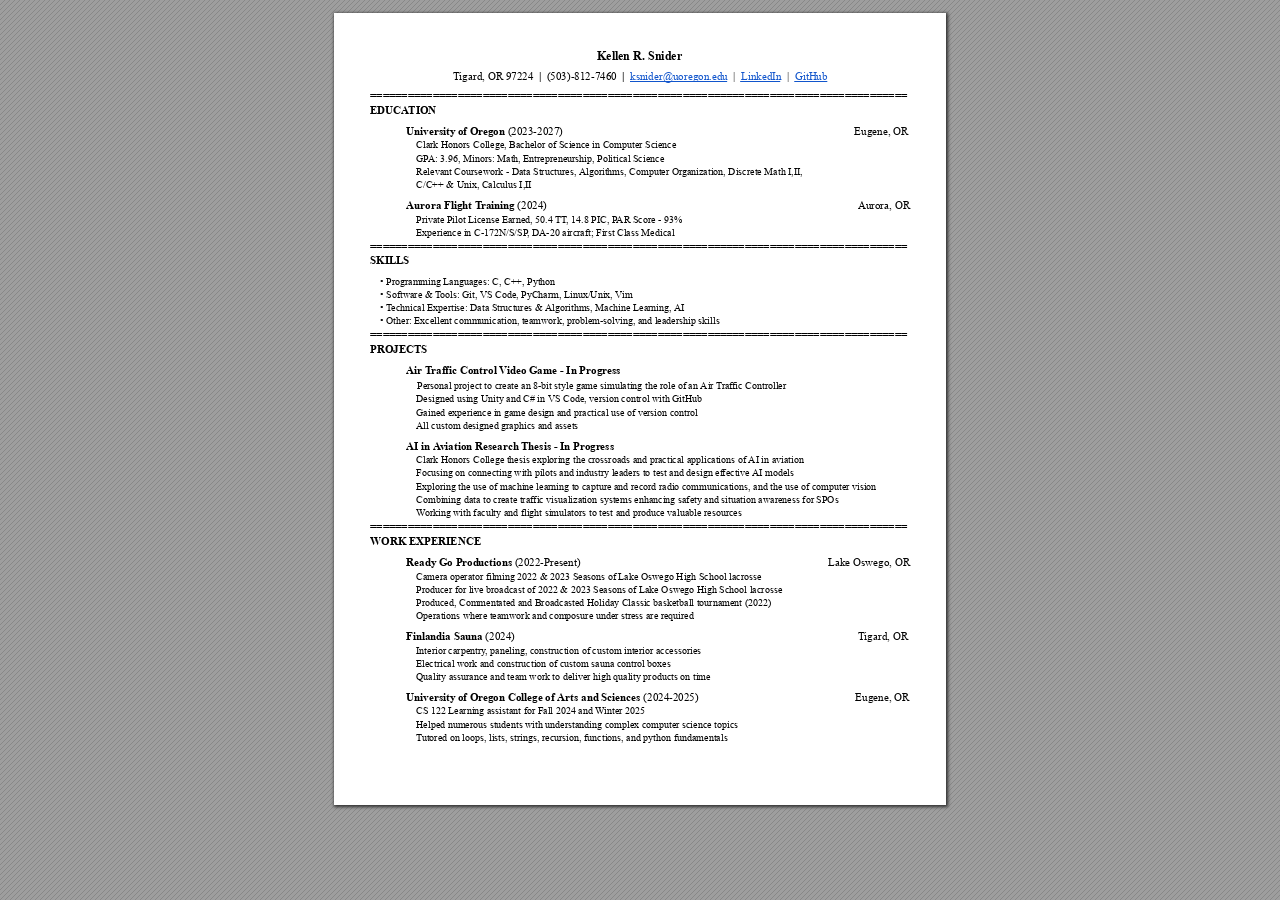
<file: Tech-Resume-_3_.html>
<!DOCTYPE html>
<!-- Created by pdf2htmlEX (https://github.com/pdf2htmlEX/pdf2htmlEX) -->
<html xmlns="http://www.w3.org/1999/xhtml">
<head>
<meta charset="utf-8"/>
<meta name="generator" content="pdf2htmlEX"/>
<meta http-equiv="X-UA-Compatible" content="IE=edge,chrome=1"/>
<style type="text/css">
/*! 
 * Base CSS for pdf2htmlEX
 * Copyright 2012,2013 Lu Wang <coolwanglu@gmail.com> 
 * https://github.com/pdf2htmlEX/pdf2htmlEX/blob/master/share/LICENSE
 */#sidebar{position:absolute;top:0;left:0;bottom:0;width:250px;padding:0;margin:0;overflow:auto}#page-container{position:absolute;top:0;left:0;margin:0;padding:0;border:0}@media screen{#sidebar.opened+#page-container{left:250px}#page-container{bottom:0;right:0;overflow:auto}.loading-indicator{display:none}.loading-indicator.active{display:block;position:absolute;width:64px;height:64px;top:50%;left:50%;margin-top:-32px;margin-left:-32px}.loading-indicator img{position:absolute;top:0;left:0;bottom:0;right:0}}@media print{@page{margin:0}html{margin:0}body{margin:0;-webkit-print-color-adjust:exact}#sidebar{display:none}#page-container{width:auto;height:auto;overflow:visible;background-color:transparent}.d{display:none}}.pf{position:relative;background-color:white;overflow:hidden;margin:0;border:0}.pc{position:absolute;border:0;padding:0;margin:0;top:0;left:0;width:100%;height:100%;overflow:hidden;display:block;transform-origin:0 0;-ms-transform-origin:0 0;-webkit-transform-origin:0 0}.pc.opened{display:block}.bf{position:absolute;border:0;margin:0;top:0;bottom:0;width:100%;height:100%;-ms-user-select:none;-moz-user-select:none;-webkit-user-select:none;user-select:none}.bi{position:absolute;border:0;margin:0;-ms-user-select:none;-moz-user-select:none;-webkit-user-select:none;user-select:none}@media print{.pf{margin:0;box-shadow:none;page-break-after:always;page-break-inside:avoid}@-moz-document url-prefix(){.pf{overflow:visible;border:1px solid #fff}.pc{overflow:visible}}}.c{position:absolute;border:0;padding:0;margin:0;overflow:hidden;display:block}.t{position:absolute;white-space:pre;font-size:1px;transform-origin:0 100%;-ms-transform-origin:0 100%;-webkit-transform-origin:0 100%;unicode-bidi:bidi-override;-moz-font-feature-settings:"liga" 0}.t:after{content:''}.t:before{content:'';display:inline-block}.t span{position:relative;unicode-bidi:bidi-override}._{display:inline-block;color:transparent;z-index:-1}::selection{background:rgba(127,255,255,0.4)}::-moz-selection{background:rgba(127,255,255,0.4)}.pi{display:none}.d{position:absolute;transform-origin:0 100%;-ms-transform-origin:0 100%;-webkit-transform-origin:0 100%}.it{border:0;background-color:rgba(255,255,255,0.0)}.ir:hover{cursor:pointer}</style>
<style type="text/css">
/*! 
 * Fancy styles for pdf2htmlEX
 * Copyright 2012,2013 Lu Wang <coolwanglu@gmail.com> 
 * https://github.com/pdf2htmlEX/pdf2htmlEX/blob/master/share/LICENSE
 */@keyframes fadein{from{opacity:0}to{opacity:1}}@-webkit-keyframes fadein{from{opacity:0}to{opacity:1}}@keyframes swing{0{transform:rotate(0)}10%{transform:rotate(0)}90%{transform:rotate(720deg)}100%{transform:rotate(720deg)}}@-webkit-keyframes swing{0{-webkit-transform:rotate(0)}10%{-webkit-transform:rotate(0)}90%{-webkit-transform:rotate(720deg)}100%{-webkit-transform:rotate(720deg)}}@media screen{#sidebar{background-color:#2f3236;background-image:url("[data-uri]")}#outline{font-family:Georgia,Times,"Times New Roman",serif;font-size:13px;margin:2em 1em}#outline ul{padding:0}#outline li{list-style-type:none;margin:1em 0}#outline li>ul{margin-left:1em}#outline a,#outline a:visited,#outline a:hover,#outline a:active{line-height:1.2;color:#e8e8e8;text-overflow:ellipsis;white-space:nowrap;text-decoration:none;display:block;overflow:hidden;outline:0}#outline a:hover{color:#0cf}#page-container{background-color:#9e9e9e;background-image:url("[data-uri]");-webkit-transition:left 500ms;transition:left 500ms}.pf{margin:13px auto;box-shadow:1px 1px 3px 1px #333;border-collapse:separate}.pc.opened{-webkit-animation:fadein 100ms;animation:fadein 100ms}.loading-indicator.active{-webkit-animation:swing 1.5s ease-in-out .01s infinite alternate none;animation:swing 1.5s ease-in-out .01s infinite alternate none}.checked{background:no-repeat url([data-uri])}}</style>
<style type="text/css">
.ff0{font-family:sans-serif;visibility:hidden;}
@font-face{font-family:ff1;src:url('[data-uri]')format("woff");}.ff1{font-family:ff1;line-height:0.893555;font-style:normal;font-weight:normal;visibility:visible;}
@font-face{font-family:ff2;src:url('[data-uri]')format("woff");}.ff2{font-family:ff2;line-height:0.910645;font-style:normal;font-weight:normal;visibility:visible;}
@font-face{font-family:ff3;src:url('[data-uri]')format("woff");}.ff3{font-family:ff3;line-height:0.910156;font-style:normal;font-weight:normal;visibility:visible;}
.m0{transform:matrix(0.250000,0.000000,0.000000,0.250000,0,0);-ms-transform:matrix(0.250000,0.000000,0.000000,0.250000,0,0);-webkit-transform:matrix(0.250000,0.000000,0.000000,0.250000,0,0);}
.m1{transform:none;-ms-transform:none;-webkit-transform:none;}
.v0{vertical-align:0.000000px;}
.ls0{letter-spacing:0.000000px;}
.sc_{text-shadow:none;}
.sc0{text-shadow:-0.015em 0 transparent,0 0.015em transparent,0.015em 0 transparent,0 -0.015em  transparent;}
@media screen and (-webkit-min-device-pixel-ratio:0){
.sc_{-webkit-text-stroke:0px transparent;}
.sc0{-webkit-text-stroke:0.015em transparent;text-shadow:none;}
}
.ws0{word-spacing:-22.000001px;}
.ws1{word-spacing:0.000000px;}
._2{margin-left:-4.624223px;}
._1{margin-left:-3.376759px;}
._0{margin-left:-1.565964px;}
._4{width:88.999999px;}
._3{width:133.000000px;}
.fc1{color:rgb(17,85,204);}
.fc0{color:rgb(0,0,0);}
.fs2{font-size:20.000000px;}
.fs3{font-size:39.999999px;}
.fs1{font-size:44.000001px;}
.fs0{font-size:48.000000px;}
.y0{bottom:-0.500000px;}
.y37{bottom:50.154539px;}
.y36{bottom:64.312012px;}
.y35{bottom:77.535892px;}
.y34{bottom:90.759762px;}
.y33{bottom:104.372439px;}
.y32{bottom:116.585941px;}
.y31{bottom:125.141842px;}
.y30{bottom:138.365722px;}
.y2f{bottom:151.589602px;}
.y2e{bottom:165.202269px;}
.y2d{bottom:177.415771px;}
.y2c{bottom:185.971682px;}
.y2b{bottom:199.195552px;}
.y2a{bottom:212.419432px;}
.y29{bottom:225.643312px;}
.y28{bottom:239.255979px;}
.y27{bottom:251.469481px;}
.y26{bottom:260.414189px;}
.y25{bottom:274.960449px;}
.y24{bottom:289.117922px;}
.y23{bottom:302.341792px;}
.y22{bottom:315.565672px;}
.y21{bottom:328.789552px;}
.y20{bottom:342.013432px;}
.y1f{bottom:355.626099px;}
.y1e{bottom:367.839601px;}
.y1d{bottom:376.395512px;}
.y1c{bottom:389.619382px;}
.y1b{bottom:402.843262px;}
.y1a{bottom:416.455929px;}
.y19{bottom:431.002199px;}
.y18{bottom:443.215701px;}
.y17{bottom:452.160399px;}
.y16{bottom:466.706669px;}
.y15{bottom:480.864132px;}
.y14{bottom:494.088012px;}
.y13{bottom:507.311892px;}
.y12{bottom:520.535762px;}
.y11{bottom:531.815671px;}
.y10{bottom:540.760379px;}
.yf{bottom:555.306639px;}
.ye{bottom:569.464112px;}
.yd{bottom:582.687992px;}
.yc{bottom:596.300659px;}
.yb{bottom:608.514161px;}
.ya{bottom:617.070068px;}
.y9{bottom:630.293945px;}
.y8{bottom:643.517822px;}
.y7{bottom:656.741699px;}
.y6{bottom:670.354370px;}
.y5{bottom:682.567871px;}
.y4{bottom:691.512573px;}
.y3{bottom:706.058838px;}
.y2{bottom:725.032227px;}
.y1{bottom:744.796875px;}
.h5{height:13.554687px;}
.h7{height:13.896484px;}
.h6{height:27.792968px;}
.h4{height:29.820313px;}
.h3{height:30.572266px;}
.h2{height:32.531250px;}
.h0{height:792.000000px;}
.h1{height:792.500000px;}
.w0{width:612.000000px;}
.w1{width:612.500000px;}
.x0{left:0.000000px;}
.x3{left:36.000000px;}
.x4{left:72.000000px;}
.x2{left:119.444252px;}
.x1{left:263.499023px;}
@media print{
.v0{vertical-align:0.000000pt;}
.ls0{letter-spacing:0.000000pt;}
.ws0{word-spacing:-29.333334pt;}
.ws1{word-spacing:0.000000pt;}
._2{margin-left:-6.165631pt;}
._1{margin-left:-4.502345pt;}
._0{margin-left:-2.087952pt;}
._4{width:118.666665pt;}
._3{width:177.333333pt;}
.fs2{font-size:26.666666pt;}
.fs3{font-size:53.333332pt;}
.fs1{font-size:58.666668pt;}
.fs0{font-size:64.000000pt;}
.y0{bottom:-0.666667pt;}
.y37{bottom:66.872719pt;}
.y36{bottom:85.749350pt;}
.y35{bottom:103.381190pt;}
.y34{bottom:121.013016pt;}
.y33{bottom:139.163252pt;}
.y32{bottom:155.447922pt;}
.y31{bottom:166.855790pt;}
.y30{bottom:184.487630pt;}
.y2f{bottom:202.119470pt;}
.y2e{bottom:220.269692pt;}
.y2d{bottom:236.554362pt;}
.y2c{bottom:247.962243pt;}
.y2b{bottom:265.594070pt;}
.y2a{bottom:283.225910pt;}
.y29{bottom:300.857750pt;}
.y28{bottom:319.007972pt;}
.y27{bottom:335.292642pt;}
.y26{bottom:347.218919pt;}
.y25{bottom:366.613932pt;}
.y24{bottom:385.490563pt;}
.y23{bottom:403.122390pt;}
.y22{bottom:420.754230pt;}
.y21{bottom:438.386070pt;}
.y20{bottom:456.017910pt;}
.y1f{bottom:474.168132pt;}
.y1e{bottom:490.452802pt;}
.y1d{bottom:501.860683pt;}
.y1c{bottom:519.492510pt;}
.y1b{bottom:537.124350pt;}
.y1a{bottom:555.274572pt;}
.y19{bottom:574.669599pt;}
.y18{bottom:590.954268pt;}
.y17{bottom:602.880532pt;}
.y16{bottom:622.275559pt;}
.y15{bottom:641.152176pt;}
.y14{bottom:658.784016pt;}
.y13{bottom:676.415856pt;}
.y12{bottom:694.047683pt;}
.y11{bottom:709.087561pt;}
.y10{bottom:721.013839pt;}
.yf{bottom:740.408852pt;}
.ye{bottom:759.285483pt;}
.yd{bottom:776.917323pt;}
.yc{bottom:795.067545pt;}
.yb{bottom:811.352215pt;}
.ya{bottom:822.760091pt;}
.y9{bottom:840.391927pt;}
.y8{bottom:858.023763pt;}
.y7{bottom:875.655599pt;}
.y6{bottom:893.805827pt;}
.y5{bottom:910.090495pt;}
.y4{bottom:922.016764pt;}
.y3{bottom:941.411784pt;}
.y2{bottom:966.709636pt;}
.y1{bottom:993.062500pt;}
.h5{height:18.072916pt;}
.h7{height:18.528645pt;}
.h6{height:37.057291pt;}
.h4{height:39.760418pt;}
.h3{height:40.763022pt;}
.h2{height:43.375000pt;}
.h0{height:1056.000000pt;}
.h1{height:1056.666667pt;}
.w0{width:816.000000pt;}
.w1{width:816.666667pt;}
.x0{left:0.000000pt;}
.x3{left:48.000000pt;}
.x4{left:96.000000pt;}
.x2{left:159.259003pt;}
.x1{left:351.332030pt;}
}
</style>
<script>
/*
 Copyright 2012 Mozilla Foundation 
 Copyright 2013 Lu Wang <coolwanglu@gmail.com>
 Apachine License Version 2.0 
*/
(function(){function b(a,b,e,f){var c=(a.className||"").split(/\s+/g);""===c[0]&&c.shift();var d=c.indexOf(b);0>d&&e&&c.push(b);0<=d&&f&&c.splice(d,1);a.className=c.join(" ");return 0<=d}if(!("classList"in document.createElement("div"))){var e={add:function(a){b(this.element,a,!0,!1)},contains:function(a){return b(this.element,a,!1,!1)},remove:function(a){b(this.element,a,!1,!0)},toggle:function(a){b(this.element,a,!0,!0)}};Object.defineProperty(HTMLElement.prototype,"classList",{get:function(){if(this._classList)return this._classList;
var a=Object.create(e,{element:{value:this,writable:!1,enumerable:!0}});Object.defineProperty(this,"_classList",{value:a,writable:!1,enumerable:!1});return a},enumerable:!0})}})();
</script>
<script>
(function(){/*
 pdf2htmlEX.js: Core UI functions for pdf2htmlEX 
 Copyright 2012,2013 Lu Wang <coolwanglu@gmail.com> and other contributors 
 https://github.com/pdf2htmlEX/pdf2htmlEX/blob/master/share/LICENSE 
*/
var pdf2htmlEX=window.pdf2htmlEX=window.pdf2htmlEX||{},CSS_CLASS_NAMES={page_frame:"pf",page_content_box:"pc",page_data:"pi",background_image:"bi",link:"l",input_radio:"ir",__dummy__:"no comma"},DEFAULT_CONFIG={container_id:"page-container",sidebar_id:"sidebar",outline_id:"outline",loading_indicator_cls:"loading-indicator",preload_pages:3,render_timeout:100,scale_step:0.9,key_handler:!0,hashchange_handler:!0,view_history_handler:!0,__dummy__:"no comma"},EPS=1E-6;
function invert(a){var b=a[0]*a[3]-a[1]*a[2];return[a[3]/b,-a[1]/b,-a[2]/b,a[0]/b,(a[2]*a[5]-a[3]*a[4])/b,(a[1]*a[4]-a[0]*a[5])/b]}function transform(a,b){return[a[0]*b[0]+a[2]*b[1]+a[4],a[1]*b[0]+a[3]*b[1]+a[5]]}function get_page_number(a){return parseInt(a.getAttribute("data-page-no"),16)}function disable_dragstart(a){for(var b=0,c=a.length;b<c;++b)a[b].addEventListener("dragstart",function(){return!1},!1)}
function clone_and_extend_objs(a){for(var b={},c=0,e=arguments.length;c<e;++c){var h=arguments[c],d;for(d in h)h.hasOwnProperty(d)&&(b[d]=h[d])}return b}
function Page(a){if(a){this.shown=this.loaded=!1;this.page=a;this.num=get_page_number(a);this.original_height=a.clientHeight;this.original_width=a.clientWidth;var b=a.getElementsByClassName(CSS_CLASS_NAMES.page_content_box)[0];b&&(this.content_box=b,this.original_scale=this.cur_scale=this.original_height/b.clientHeight,this.page_data=JSON.parse(a.getElementsByClassName(CSS_CLASS_NAMES.page_data)[0].getAttribute("data-data")),this.ctm=this.page_data.ctm,this.ictm=invert(this.ctm),this.loaded=!0)}}
Page.prototype={hide:function(){this.loaded&&this.shown&&(this.content_box.classList.remove("opened"),this.shown=!1)},show:function(){this.loaded&&!this.shown&&(this.content_box.classList.add("opened"),this.shown=!0)},rescale:function(a){this.cur_scale=0===a?this.original_scale:a;this.loaded&&(a=this.content_box.style,a.msTransform=a.webkitTransform=a.transform="scale("+this.cur_scale.toFixed(3)+")");a=this.page.style;a.height=this.original_height*this.cur_scale+"px";a.width=this.original_width*this.cur_scale+
"px"},view_position:function(){var a=this.page,b=a.parentNode;return[b.scrollLeft-a.offsetLeft-a.clientLeft,b.scrollTop-a.offsetTop-a.clientTop]},height:function(){return this.page.clientHeight},width:function(){return this.page.clientWidth}};function Viewer(a){this.config=clone_and_extend_objs(DEFAULT_CONFIG,0<arguments.length?a:{});this.pages_loading=[];this.init_before_loading_content();var b=this;document.addEventListener("DOMContentLoaded",function(){b.init_after_loading_content()},!1)}
Viewer.prototype={scale:1,cur_page_idx:0,first_page_idx:0,init_before_loading_content:function(){this.pre_hide_pages()},initialize_radio_button:function(){for(var a=document.getElementsByClassName(CSS_CLASS_NAMES.input_radio),b=0;b<a.length;b++)a[b].addEventListener("click",function(){this.classList.toggle("checked")})},init_after_loading_content:function(){this.sidebar=document.getElementById(this.config.sidebar_id);this.outline=document.getElementById(this.config.outline_id);this.container=document.getElementById(this.config.container_id);
this.loading_indicator=document.getElementsByClassName(this.config.loading_indicator_cls)[0];for(var a=!0,b=this.outline.childNodes,c=0,e=b.length;c<e;++c)if("ul"===b[c].nodeName.toLowerCase()){a=!1;break}a||this.sidebar.classList.add("opened");this.find_pages();if(0!=this.pages.length){disable_dragstart(document.getElementsByClassName(CSS_CLASS_NAMES.background_image));this.config.key_handler&&this.register_key_handler();var h=this;this.config.hashchange_handler&&window.addEventListener("hashchange",
function(a){h.navigate_to_dest(document.location.hash.substring(1))},!1);this.config.view_history_handler&&window.addEventListener("popstate",function(a){a.state&&h.navigate_to_dest(a.state)},!1);this.container.addEventListener("scroll",function(){h.update_page_idx();h.schedule_render(!0)},!1);[this.container,this.outline].forEach(function(a){a.addEventListener("click",h.link_handler.bind(h),!1)});this.initialize_radio_button();this.render()}},find_pages:function(){for(var a=[],b={},c=this.container.childNodes,
e=0,h=c.length;e<h;++e){var d=c[e];d.nodeType===Node.ELEMENT_NODE&&d.classList.contains(CSS_CLASS_NAMES.page_frame)&&(d=new Page(d),a.push(d),b[d.num]=a.length-1)}this.pages=a;this.page_map=b},load_page:function(a,b,c){var e=this.pages;if(!(a>=e.length||(e=e[a],e.loaded||this.pages_loading[a]))){var e=e.page,h=e.getAttribute("data-page-url");if(h){this.pages_loading[a]=!0;var d=e.getElementsByClassName(this.config.loading_indicator_cls)[0];"undefined"===typeof d&&(d=this.loading_indicator.cloneNode(!0),
d.classList.add("active"),e.appendChild(d));var f=this,g=new XMLHttpRequest;g.open("GET",h,!0);g.onload=function(){if(200===g.status||0===g.status){var b=document.createElement("div");b.innerHTML=g.responseText;for(var d=null,b=b.childNodes,e=0,h=b.length;e<h;++e){var p=b[e];if(p.nodeType===Node.ELEMENT_NODE&&p.classList.contains(CSS_CLASS_NAMES.page_frame)){d=p;break}}b=f.pages[a];f.container.replaceChild(d,b.page);b=new Page(d);f.pages[a]=b;b.hide();b.rescale(f.scale);disable_dragstart(d.getElementsByClassName(CSS_CLASS_NAMES.background_image));
f.schedule_render(!1);c&&c(b)}delete f.pages_loading[a]};g.send(null)}void 0===b&&(b=this.config.preload_pages);0<--b&&(f=this,setTimeout(function(){f.load_page(a+1,b)},0))}},pre_hide_pages:function(){var a="@media screen{."+CSS_CLASS_NAMES.page_content_box+"{display:none;}}",b=document.createElement("style");b.styleSheet?b.styleSheet.cssText=a:b.appendChild(document.createTextNode(a));document.head.appendChild(b)},render:function(){for(var a=this.container,b=a.scrollTop,c=a.clientHeight,a=b-c,b=
b+c+c,c=this.pages,e=0,h=c.length;e<h;++e){var d=c[e],f=d.page,g=f.offsetTop+f.clientTop,f=g+f.clientHeight;g<=b&&f>=a?d.loaded?d.show():this.load_page(e):d.hide()}},update_page_idx:function(){var a=this.pages,b=a.length;if(!(2>b)){for(var c=this.container,e=c.scrollTop,c=e+c.clientHeight,h=-1,d=b,f=d-h;1<f;){var g=h+Math.floor(f/2),f=a[g].page;f.offsetTop+f.clientTop+f.clientHeight>=e?d=g:h=g;f=d-h}this.first_page_idx=d;for(var g=h=this.cur_page_idx,k=0;d<b;++d){var f=a[d].page,l=f.offsetTop+f.clientTop,
f=f.clientHeight;if(l>c)break;f=(Math.min(c,l+f)-Math.max(e,l))/f;if(d===h&&Math.abs(f-1)<=EPS){g=h;break}f>k&&(k=f,g=d)}this.cur_page_idx=g}},schedule_render:function(a){if(void 0!==this.render_timer){if(!a)return;clearTimeout(this.render_timer)}var b=this;this.render_timer=setTimeout(function(){delete b.render_timer;b.render()},this.config.render_timeout)},register_key_handler:function(){var a=this;window.addEventListener("DOMMouseScroll",function(b){if(b.ctrlKey){b.preventDefault();var c=a.container,
e=c.getBoundingClientRect(),c=[b.clientX-e.left-c.clientLeft,b.clientY-e.top-c.clientTop];a.rescale(Math.pow(a.config.scale_step,b.detail),!0,c)}},!1);window.addEventListener("keydown",function(b){var c=!1,e=b.ctrlKey||b.metaKey,h=b.altKey;switch(b.keyCode){case 61:case 107:case 187:e&&(a.rescale(1/a.config.scale_step,!0),c=!0);break;case 173:case 109:case 189:e&&(a.rescale(a.config.scale_step,!0),c=!0);break;case 48:e&&(a.rescale(0,!1),c=!0);break;case 33:h?a.scroll_to(a.cur_page_idx-1):a.container.scrollTop-=
a.container.clientHeight;c=!0;break;case 34:h?a.scroll_to(a.cur_page_idx+1):a.container.scrollTop+=a.container.clientHeight;c=!0;break;case 35:a.container.scrollTop=a.container.scrollHeight;c=!0;break;case 36:a.container.scrollTop=0,c=!0}c&&b.preventDefault()},!1)},rescale:function(a,b,c){var e=this.scale;this.scale=a=0===a?1:b?e*a:a;c||(c=[0,0]);b=this.container;c[0]+=b.scrollLeft;c[1]+=b.scrollTop;for(var h=this.pages,d=h.length,f=this.first_page_idx;f<d;++f){var g=h[f].page;if(g.offsetTop+g.clientTop>=
c[1])break}g=f-1;0>g&&(g=0);var g=h[g].page,k=g.clientWidth,f=g.clientHeight,l=g.offsetLeft+g.clientLeft,m=c[0]-l;0>m?m=0:m>k&&(m=k);k=g.offsetTop+g.clientTop;c=c[1]-k;0>c?c=0:c>f&&(c=f);for(f=0;f<d;++f)h[f].rescale(a);b.scrollLeft+=m/e*a+g.offsetLeft+g.clientLeft-m-l;b.scrollTop+=c/e*a+g.offsetTop+g.clientTop-c-k;this.schedule_render(!0)},fit_width:function(){var a=this.cur_page_idx;this.rescale(this.container.clientWidth/this.pages[a].width(),!0);this.scroll_to(a)},fit_height:function(){var a=this.cur_page_idx;
this.rescale(this.container.clientHeight/this.pages[a].height(),!0);this.scroll_to(a)},get_containing_page:function(a){for(;a;){if(a.nodeType===Node.ELEMENT_NODE&&a.classList.contains(CSS_CLASS_NAMES.page_frame)){a=get_page_number(a);var b=this.page_map;return a in b?this.pages[b[a]]:null}a=a.parentNode}return null},link_handler:function(a){var b=a.target,c=b.getAttribute("data-dest-detail");if(c){if(this.config.view_history_handler)try{var e=this.get_current_view_hash();window.history.replaceState(e,
"","#"+e);window.history.pushState(c,"","#"+c)}catch(h){}this.navigate_to_dest(c,this.get_containing_page(b));a.preventDefault()}},navigate_to_dest:function(a,b){try{var c=JSON.parse(a)}catch(e){return}if(c instanceof Array){var h=c[0],d=this.page_map;if(h in d){for(var f=d[h],h=this.pages[f],d=2,g=c.length;d<g;++d){var k=c[d];if(null!==k&&"number"!==typeof k)return}for(;6>c.length;)c.push(null);var g=b||this.pages[this.cur_page_idx],d=g.view_position(),d=transform(g.ictm,[d[0],g.height()-d[1]]),
g=this.scale,l=[0,0],m=!0,k=!1,n=this.scale;switch(c[1]){case "XYZ":l=[null===c[2]?d[0]:c[2]*n,null===c[3]?d[1]:c[3]*n];g=c[4];if(null===g||0===g)g=this.scale;k=!0;break;case "Fit":case "FitB":l=[0,0];k=!0;break;case "FitH":case "FitBH":l=[0,null===c[2]?d[1]:c[2]*n];k=!0;break;case "FitV":case "FitBV":l=[null===c[2]?d[0]:c[2]*n,0];k=!0;break;case "FitR":l=[c[2]*n,c[5]*n],m=!1,k=!0}if(k){this.rescale(g,!1);var p=this,c=function(a){l=transform(a.ctm,l);m&&(l[1]=a.height()-l[1]);p.scroll_to(f,l)};h.loaded?
c(h):(this.load_page(f,void 0,c),this.scroll_to(f))}}}},scroll_to:function(a,b){var c=this.pages;if(!(0>a||a>=c.length)){c=c[a].view_position();void 0===b&&(b=[0,0]);var e=this.container;e.scrollLeft+=b[0]-c[0];e.scrollTop+=b[1]-c[1]}},get_current_view_hash:function(){var a=[],b=this.pages[this.cur_page_idx];a.push(b.num);a.push("XYZ");var c=b.view_position(),c=transform(b.ictm,[c[0],b.height()-c[1]]);a.push(c[0]/this.scale);a.push(c[1]/this.scale);a.push(this.scale);return JSON.stringify(a)}};
pdf2htmlEX.Viewer=Viewer;})();
</script>
<script>
try{
pdf2htmlEX.defaultViewer = new pdf2htmlEX.Viewer({});
}catch(e){}
</script>
<title></title>
</head>
<body>
<div id="sidebar">
<div id="outline">
</div>
</div>
<div id="page-container">
<div id="pf1" class="pf w0 h0" data-page-no="1"><div class="pc pc1 w0 h0"><img class="bi x0 y0 w1 h1" alt="" src="[data-uri]"/><div class="t m0 x1 h2 y1 ff1 fs0 fc0 sc0 ls0 ws1">Kellen R. Snider </div><div class="t m0 x2 h3 y2 ff2 fs1 fc0 sc0 ls0 ws1">T<span class="_ _0"></span>igard, OR 97224  <span class="ff1">|  </span>(503)-812-7460  <span class="ff1">|  <span class="ff3 fc1 ws0">ksnider@uoregon.edu</span></span>  |  <span class="ff3 fc1 ws0">LinkedIn</span>  |  <span class="ff3 fc1 ws0">GitH<span class="_ _0"></span>ub<span class="ff2 fc0 ws1"> </span></span></div><div class="t m0 x3 h4 y3 ff1 fs1 fc0 sc0 ls0 ws1">=========================================================<span class="_ _0"></span>============================= </div><div class="t m0 x3 h4 y4 ff1 fs1 fc0 sc0 ls0 ws1">EDUCA<span class="_ _1"></span>TION </div><div class="t m0 x3 h5 y5 ff1 fs2 fc0 sc0 ls0 ws1"> </div><div class="t m0 x4 h3 y6 ff1 fs1 fc0 sc0 ls0 ws1">University of Or<span class="_ _0"></span>egon <span class="ff2">(2023-2027)                                                                                                          Eugene, OR<span class="fs3"> </span></span></div><div class="t m0 x4 h6 y7 ff2 fs3 fc0 sc0 ls0 ws1">    Clark Honors College, Bachelor of Science in Computer Science </div><div class="t m0 x4 h6 y8 ff2 fs3 fc0 sc0 ls0 ws1">    GP<span class="_ _1"></span>A: 3.96, Minors: Math, Entrepreneurship, Political Science </div><div class="t m0 x4 h6 y9 ff2 fs3 fc0 sc0 ls0 ws1">    Relevant Coursework - Data Structures, Algorithms, Computer Or<span class="_ _0"></span>ganization, Discrete Math I,II,  </div><div class="t m0 x4 h6 ya ff2 fs3 fc0 sc0 ls0 ws1">    C/C++ &amp; Unix, Calculus I,II </div><div class="t m0 x4 h7 yb ff2 fs2 fc0 sc0 ls0 ws1"> </div><div class="t m0 x4 h3 yc ff1 fs1 fc0 sc0 ls0 ws1">Aurora Flight T<span class="_ _1"></span>raining <span class="_ _0"></span><span class="ff2">(2024)                                                                                                                 Aurora, OR </span></div><div class="t m0 x4 h6 yd ff2 fs3 fc0 sc0 ls0 ws1">    Private Pilot License Earned, 50.4 TT<span class="_ _1"></span>, 14.8 PIC, P<span class="_ _1"></span>AR Score - 93% </div><div class="t m0 x4 h3 ye ff2 fs3 fc0 sc0 ls0 ws1">    Experience in C-172N/S/SP<span class="_ _2"></span>, DA-20 aircraft; First Class Medical<span class="fs1"> </span></div><div class="t m0 x3 h4 yf ff1 fs1 fc0 sc0 ls0 ws1">=========================================================<span class="_ _0"></span>============================= </div><div class="t m0 x3 h4 y10 ff1 fs1 fc0 sc0 ls0 ws1">SKILLS </div><div class="t m0 x3 h5 y11 ff1 fs2 fc0 sc0 ls0 ws1"> </div><div class="t m0 x3 h6 y12 ff2 fs3 fc0 sc0 ls0 ws1">    • Programming Languages: C, C++, Python  </div><div class="t m0 x3 h6 y13 ff2 fs3 fc0 sc0 ls0 ws1">    • Software &amp; T<span class="_ _1"></span>ools: Git, VS Code, PyCharm, Linux/Unix, V<span class="_ _0"></span>im </div><div class="t m0 x3 h6 y14 ff2 fs3 fc0 sc0 ls0 ws1">    • T<span class="_ _1"></span>echnical Expertise: Data Structures &amp; Algorithms, Machine Learning, AI </div><div class="t m0 x3 h6 y15 ff2 fs3 fc0 sc0 ls0 ws1">    • Other: Excellent communication, teamwork, problem-solving, and leadership skills </div><div class="t m0 x3 h4 y16 ff1 fs1 fc0 sc0 ls0 ws1">=========================================================<span class="_ _0"></span>============================= </div><div class="t m0 x3 h4 y17 ff1 fs1 fc0 sc0 ls0 ws1">PROJECTS </div><div class="t m0 x3 h5 y18 ff1 fs2 fc0 sc0 ls0 ws1"> </div><div class="t m0 x3 h4 y19 ff1 fs1 fc0 sc0 ls0 ws1"> <span class="_ _3"> </span>Air T<span class="_ _1"></span>raffic Control V<span class="_ _1"></span>ideo Game - In Progr<span class="_ _0"></span>ess </div><div class="t m0 x3 h4 y1a ff1 fs1 fc0 sc0 ls0 ws1">     <span class="_ _4"> </span>    <span class="ff2 fs3">Personal project to create an 8-bit style game simulating the role of an Air T<span class="_ _0"></span>raf<span class="_ _0"></span>fic Controller </span></div><div class="t m0 x4 h6 y1b ff2 fs3 fc0 sc0 ls0 ws1">    Designed using Unity and C# in VS Code, version control with GitHub </div><div class="t m0 x4 h6 y1c ff2 fs3 fc0 sc0 ls0 ws1">    Gained experience in game design and practical use of version control </div><div class="t m0 x4 h6 y1d ff2 fs3 fc0 sc0 ls0 ws1">    All custom designed graphics and assets </div><div class="t m0 x4 h7 y1e ff2 fs2 fc0 sc0 ls0 ws1"> </div><div class="t m0 x4 h4 y1f ff1 fs1 fc0 sc0 ls0 ws1">AI in A<span class="_ _1"></span>viation Research<span class="_ _0"></span> Thesis - In Progr<span class="_ _0"></span>ess </div><div class="t m0 x4 h6 y20 ff1 fs3 fc0 sc0 ls0 ws1">    <span class="ff2">Clark Honors College thesis exploring the crossroads and practical applications of AI in aviation </span></div><div class="t m0 x4 h6 y21 ff2 fs3 fc0 sc0 ls0 ws1">    Focusing on connecting with pilots and industry leaders to test and design ef<span class="_ _0"></span>fective AI models </div><div class="t m0 x4 h6 y22 ff2 fs3 fc0 sc0 ls0 ws1">    Exploring the use of machine learning to capture and record radio communications, and the use of computer vision </div><div class="t m0 x4 h6 y23 ff2 fs3 fc0 sc0 ls0 ws1">    Combining data to create traffic visualizat<span class="_ _0"></span>ion systems enhancing safety and situation awareness for SPOs </div><div class="t m0 x4 h6 y24 ff2 fs3 fc0 sc0 ls0 ws1">    W<span class="_ _1"></span>orking with faculty and flight simulators to test and produce valuable resources </div><div class="t m0 x3 h4 y25 ff1 fs1 fc0 sc0 ls0 ws1">=========================================================<span class="_ _0"></span>============================= </div><div class="t m0 x3 h4 y26 ff1 fs1 fc0 sc0 ls0 ws1">WORK EXPERIENCE </div><div class="t m0 x3 h5 y27 ff1 fs2 fc0 sc0 ls0 ws1"> </div><div class="t m0 x4 h3 y28 ff1 fs1 fc0 sc0 ls0 ws1">Ready Go Prod<span class="_ _0"></span>uctions<span class="ff2"> (2022-Present)                                                                                          Lake Oswego, OR </span></div><div class="t m0 x4 h6 y29 ff2 fs3 fc0 sc0 ls0 ws1">    Camera operator filming 2022 &amp; 2023 Seasons of Lake Oswego High School lacrosse </div><div class="t m0 x4 h6 y2a ff2 fs3 fc0 sc0 ls0 ws1">    Producer for live broadcast of 2022 &amp; 2023 Seasons of Lake Oswego High School lacrosse </div><div class="t m0 x4 h6 y2b ff2 fs3 fc0 sc0 ls0 ws1">    Produced, Commentated and Broadcasted Holiday Classic basketball tournament (2022) </div><div class="t m0 x4 h6 y2c ff2 fs3 fc0 sc0 ls0 ws1">    Operations where teamwork and composure under stress are required </div><div class="t m0 x3 h7 y2d ff2 fs2 fc0 sc0 ls0 ws1"> </div><div class="t m0 x4 h3 y2e ff1 fs1 fc0 sc0 ls0 ws1">Finlandia Sauna<span class="ff2"> (2024)                                                                                         <span class="_ _0"></span>                                    T<span class="_ _0"></span>igard, OR  </span></div><div class="t m0 x4 h6 y2f ff2 fs3 fc0 sc0 ls0 ws1">    Interior carpentry<span class="_ _1"></span>, paneling, construction of custom interior accessories  </div><div class="t m0 x4 h6 y30 ff2 fs3 fc0 sc0 ls0 ws1">    Electrical work and construction of custom sauna control boxes </div><div class="t m0 x4 h6 y31 ff2 fs3 fc0 sc0 ls0 ws1">    Quality assurance and team work to deliver high quality products on time </div><div class="t m0 x4 h7 y32 ff2 fs2 fc0 sc0 ls0 ws1"> </div><div class="t m0 x4 h3 y33 ff1 fs1 fc0 sc0 ls0 ws1">University of Or<span class="_ _0"></span>egon College of Arts and Sciences<span class="ff2"> (2024-2025)                                                         Eugene, OR  </span></div><div class="t m0 x4 h6 y34 ff2 fs3 fc0 sc0 ls0 ws1">    CS 122 Learning assistant for Fall 2024 and W<span class="_ _0"></span>inter 2025  </div><div class="t m0 x4 h6 y35 ff2 fs3 fc0 sc0 ls0 ws1">    Helped numerous students with understanding complex computer science topics  </div><div class="t m0 x4 h6 y36 ff2 fs3 fc0 sc0 ls0 ws1">    T<span class="_ _0"></span>utored on loops, lists, strings, recursion, functions, and python fundamentals </div><div class="t m0 x3 h4 y37 ff1 fs1 fc0 sc0 ls0 ws1"> </div><a class="l" href="mailto:ksnider@uoregon.edu"><div class="d m1" style="border-style:none;position:absolute;left:295.780580px;bottom:722.652830px;width:97.120910px;height:12.648930px;background-color:rgba(255,255,255,0.000001);"></div></a><a class="l" href="https://www.linkedin.com/in/kellen-snider-683396256/"><div class="d m1" style="border-style:none;position:absolute;left:406.094240px;bottom:722.652830px;width:40.292170px;height:12.648930px;background-color:rgba(255,255,255,0.000001);"></div></a><a class="l" href="https://github.com/kellensnider"><div class="d m1" style="border-style:none;position:absolute;left:459.579160px;bottom:722.652830px;width:32.976570px;height:12.648930px;background-color:rgba(255,255,255,0.000001);"></div></a></div><div class="pi" data-data='{"ctm":[1.000000,0.000000,0.000000,1.000000,0.000000,0.000000]}'></div></div>
</div>
<div class="loading-indicator">
<img alt="" src="[data-uri]"/>
</div>
</body>
</html>
</file>
<file: styles.css>
/* ==========================================================================
   Kellen Snider — personal site
   Visual language: airport signage, painted in University of Oregon green.
   Location signs (black, lit-green legend and border) say where you are.
   Direction signs (green, white legend, arrow) point to where you can go.
   Archivo's width axis: condensed for signs and display, normal for reading.
   ========================================================================== */

@font-face {
  font-family: "Archivo";
  src: url("assets/fonts/archivo-var.woff2") format("woff2");
  font-weight: 100 900;
  font-stretch: 62% 125%;
  font-style: normal;
  font-display: swap;
}

/* ---------- Tokens ---------- */
:root {
  --bg: #efefec;          /* concrete */
  --bg-2: #e4e4e0;
  --text: #121212;
  --muted: #55575b;
  --line: #c9c9c4;
  --green: #154733;       /* University of Oregon green: sign paint */
  --on-green: #ffffff;    /* legend on green paint */
  --green-lit: #5cc98f;   /* the same green, lit, for legends and lines on black */
  --black: #000000;
  --board: #17191c;       /* "Now" board and contact band */
  --board-text: #f3f3f0;
  --board-muted: #b3b6bb;
  --board-line: #34373c;
  --board-field: #24272b;

  --font: "Archivo", ui-sans-serif, system-ui, -apple-system, "Segoe UI", sans-serif;
  --max: 1360px;
  --gutter: clamp(20px, 4vw, 56px);
  --col-gap: clamp(20px, 2.5vw, 40px);
  --bar-h: 3.5rem;

  color-scheme: light;
}

@media (prefers-color-scheme: dark) {
  :root:not([data-theme="light"]) {
    --bg: #1b1d20;        /* tarmac at night */
    --bg-2: #232529;
    --text: #ededea;
    --muted: #a9acb1;
    --line: #34373c;
    --board: #0f1012;
    --board-text: #f3f3f0;
    --board-muted: #a9acb1;
    color-scheme: dark;
  }
}
:root[data-theme="dark"] {
  --bg: #1b1d20;
  --bg-2: #232529;
  --text: #ededea;
  --muted: #a9acb1;
  --line: #34373c;
  --board: #0f1012;
  --board-text: #f3f3f0;
  --board-muted: #a9acb1;
  color-scheme: dark;
}

/* ---------- Base ---------- */
*, *::before, *::after { box-sizing: border-box; }

html {
  -webkit-text-size-adjust: 100%;
  text-size-adjust: 100%;
  scroll-padding-top: calc(var(--bar-h) + 1.5rem);
}

body {
  margin: 0;
  background: var(--bg);
  color: var(--text);
  font-family: var(--font);
  font-size: 1.0625rem;
  line-height: 1.55;
  font-variant-numeric: tabular-nums;
  -webkit-font-smoothing: antialiased;
  -moz-osx-font-smoothing: grayscale;
}
@media (min-width: 900px) {
  body { font-size: 1.125rem; }
}

::selection { background: var(--green); color: var(--on-green); }

img { display: block; max-width: 100%; height: auto; }
h1, h2, h3, h4 { margin: 0; line-height: 1.1; font-weight: 700; }
p { margin: 0 0 0.9em; }
p:last-child { margin-bottom: 0; }
ul, ol { margin: 0; padding: 0; list-style: none; }
dl, dd { margin: 0; }

a {
  color: inherit;
  text-decoration: underline;
  text-decoration-thickness: 2px;
  text-underline-offset: 0.2em;
}
a:hover {
  background: var(--green);
  color: var(--on-green);
  text-decoration-color: var(--on-green);
}

:focus-visible { outline: 3px solid var(--green-lit); outline-offset: 2px; box-shadow: 0 0 0 5px var(--black); }

.visually-hidden {
  position: absolute !important;
  width: 1px; height: 1px;
  padding: 0; margin: -1px;
  overflow: hidden; clip: rect(0 0 0 0);
  white-space: nowrap; border: 0;
}

.skip-link {
  position: absolute;
  left: 1rem;
  top: -100px;
  z-index: 100;
  padding: 0.5rem 0.875rem;
  background: var(--green);
  color: var(--on-green);
  font-weight: 700;
  text-decoration: none;
}
.skip-link:focus { top: 0.5rem; }

.container {
  max-width: calc(var(--max) + 2 * var(--gutter));
  margin: 0 auto;
  padding: 0 var(--gutter);
}

.grid {
  display: grid;
  grid-template-columns: minmax(0, 1fr);
  gap: 2.5rem var(--col-gap);
}
@media (min-width: 900px) {
  .grid { grid-template-columns: repeat(12, minmax(0, 1fr)); }
  .span-4 { grid-column: span 4; }
  .span-5 { grid-column: span 5; }
  .span-7 { grid-column: span 7; }
  .span-8 { grid-column: span 8; }
  .col-6-end { grid-column: 6 / -1; }
}

/* ---------- Signs ---------- */
.sign {
  display: inline-flex;
  align-items: center;
  gap: 0.45em;
  height: 2.25rem;
  padding: 0 0.7rem;
  font-stretch: 70%;
  font-weight: 760;
  font-size: 1.0625rem;
  letter-spacing: 0.01em;
  text-transform: uppercase;
  text-decoration: none;
  white-space: nowrap;
  line-height: 1;
  /* direction sign */
  background: var(--green);
  color: var(--on-green);
}
.sign svg { width: 0.95em; height: 0.95em; flex: none; transition: transform 160ms ease; }
.sign[data-dir="up"] svg { transform: rotate(180deg); }
.sign.ext svg { transform: rotate(225deg); }
a.sign:hover { background: var(--black); color: var(--green-lit); }

/* location sign: you are here */
.sign.here,
.loc {
  background: var(--black);
  color: var(--green-lit);
  outline: 2px solid var(--green-lit);
  outline-offset: -5px;
}
.sign.here svg { display: none; }

/* ---------- Sign bar ---------- */
.signbar {
  position: sticky;
  top: 0;
  z-index: 50;
  height: var(--bar-h);
  background: var(--bg);
  border-bottom: 1px solid var(--line);
}
.signbar .container {
  height: 100%;
  display: flex;
  align-items: center;
  gap: 1rem;
}
.signbar ul {
  display: flex;
  align-items: center;
  gap: 4px;              /* signs in an array butt up against each other */
  overflow-x: auto;
  scrollbar-width: none;
  flex: 1;
  min-width: 0;
  padding: 2px 0;
}
.signbar ul::-webkit-scrollbar { display: none; }
.signbar li { flex: none; }
.signbar li.gap { margin-left: auto; padding-left: 1rem; }
.theme-toggle {
  appearance: none;
  flex: none;
  font: inherit;
  font-size: 0.9375rem;
  font-weight: 650;
  color: var(--muted);
  background: transparent;
  border: 0;
  padding: 0.25rem 0;
  cursor: pointer;
  text-decoration: underline;
  text-decoration-thickness: 2px;
  text-underline-offset: 0.2em;
}
.theme-toggle:hover { color: var(--text); }

/* ---------- Hero ---------- */
.hero { padding: clamp(2.5rem, 7vw, 6rem) 0 clamp(3.5rem, 7vw, 6rem); }
.hero .grid { align-items: end; }

.name {
  font-stretch: 64%;
  font-weight: 820;
  text-transform: uppercase;
  letter-spacing: -0.01em;
  line-height: 0.9;
  font-size: clamp(3.25rem, 13.5vw, 8.25rem);
  margin-bottom: clamp(1.25rem, 2.5vw, 2rem);
}
.pitch {
  font-size: clamp(1.375rem, 1.1rem + 1vw, 2rem);
  font-weight: 560;
  line-height: 1.22;
  letter-spacing: -0.012em;
  max-width: 22em;
  margin-bottom: 1rem;
}
.status { color: var(--muted); max-width: 34em; margin-bottom: 1.75rem; }

.cta-row { display: flex; flex-wrap: wrap; align-items: center; gap: 0.75rem 1.5rem; }
.btn {
  display: inline-flex;
  align-items: center;
  font: inherit;
  font-size: 1rem;
  font-weight: 700;
  line-height: 1.2;
  padding: 0.75rem 1.25rem;
  text-decoration: none;
  cursor: pointer;
}
.btn-primary { background: var(--green); color: var(--on-green); }
.btn-primary:hover { background: var(--black); color: var(--green-lit); }
:root[data-theme="dark"] .btn-primary:hover { outline: 2px solid var(--green-lit); }
@media (prefers-color-scheme: dark) {
  :root:not([data-theme="light"]) .btn-primary:hover { outline: 2px solid var(--green-lit); }
}
.btn-ghost { border: 2px solid currentColor; padding: calc(0.75rem - 2px) calc(1.25rem - 2px); }
.btn-ghost:hover { background: var(--green); color: var(--on-green); border-color: var(--green); }
.text-links { display: flex; gap: 1.25rem; font-weight: 650; }

/* "Now" board: proof on the first screen */
.board {
  background: var(--board);
  color: var(--board-text);
  padding: clamp(1.25rem, 2.5vw, 1.75rem);
}
.board-title { margin-bottom: 1.25rem; }
.board li {
  display: grid;
  gap: 0.25rem;
  padding: 0.9rem 0;
  border-top: 1px solid var(--board-line);
}
.board li:first-child { border-top: 0; padding-top: 0; }
.board .what {
  font-stretch: 70%;
  font-weight: 760;
  font-size: 1.125rem;
  text-transform: uppercase;
  letter-spacing: 0.01em;
  color: var(--green-lit);
}
.board .detail { color: var(--board-text); font-size: 1rem; line-height: 1.45; }
.board a { color: var(--board-text); }
.board a:hover { color: var(--on-green); }

/* ---------- Sections ---------- */
.section { padding: clamp(4rem, 9vw, 7rem) 0; border-top: 1px solid var(--line); }

/* Section headings are location signs: they tell you where you are */
.h-section {
  display: inline-flex;
  align-items: center;
  font-stretch: 66%;
  font-weight: 800;
  font-size: clamp(2rem, 1.4rem + 2.4vw, 3.25rem);
  text-transform: uppercase;
  letter-spacing: 0.005em;
  line-height: 1;
  padding: 0.24em 0.42em 0.2em;
  outline-width: 3px;
  outline-offset: -8px;
}
.section-head { margin-bottom: clamp(1.75rem, 3.5vw, 2.75rem); }
.section-head .sub { color: var(--muted); margin-top: 1rem; max-width: 36em; }

.h-sub {
  font-stretch: 85%;
  font-size: clamp(1.25rem, 1.05rem + 0.7vw, 1.5rem);
  letter-spacing: -0.005em;
  margin-bottom: 0.875rem;
}
.muted { color: var(--muted); }
.small { font-size: 0.9375rem; }

/* ---------- Atlas ---------- */
.atlas-aside { align-self: start; }
@media (min-width: 900px) {
  .atlas-aside { position: sticky; top: calc(var(--bar-h) + 2rem); }
}
.atlas-role { font-weight: 700; margin: 0 0 0.25rem; }
.atlas-when { color: var(--muted); font-size: 0.9375rem; margin-bottom: 1.5rem; }
.atlas-summary { font-size: 1.1875rem; line-height: 1.5; margin-bottom: 1.75rem; }

.facts > div { padding: 0.75rem 0; border-top: 1px solid var(--line); }
.facts > div:first-child { border-top: 2px solid var(--text); }
.facts dt { font-weight: 700; font-size: 0.9375rem; margin-bottom: 0.125rem; }
.facts dd { color: var(--muted); font-size: 1rem; }
.facts dd a { color: var(--text); font-weight: 650; }

.chapters > * + * { margin-top: clamp(2.5rem, 5vw, 3.5rem); }
.chapter > p, .chapter > ul { max-width: 40em; }
.marks li { position: relative; padding-left: 1.5rem; }
.marks li + li { margin-top: 0.625rem; }
.marks li::before {
  content: "";
  position: absolute;
  left: 0;
  top: 0.5em;
  width: 0.7rem;
  height: 0.7rem;
  background: var(--green);
}

/* Flight 2 encounter: a 17-second time tape */
.tape { display: grid; grid-template-columns: 1fr 1fr; column-gap: 1rem; margin: 1.75rem 0 0; }
.tape-pin { grid-row: 1; align-self: end; font-size: 0.9375rem; font-weight: 700; line-height: 1.25; margin-bottom: 0.5rem; }
.tape-pin.start { grid-column: 1; }
.tape-pin.end { grid-column: 2; text-align: right; }
.tape-bar {
  grid-column: 1 / -1;
  height: 1rem;
  background: var(--green);
}
.tape-ticks {
  grid-column: 1 / -1;
  height: 0.625rem;
  background-image: linear-gradient(to right, var(--text) 2px, transparent 2px);
  background-size: calc(100% / 17) 100%;
  background-repeat: repeat-x;
  border-right: 2px solid var(--text);
}
.tape-scale {
  grid-column: 1 / -1;
  display: flex;
  justify-content: space-between;
  margin-top: 0.25rem;
  font-size: 0.9375rem;
  font-weight: 650;
  color: var(--muted);
}

.recognition { display: grid; gap: 1rem var(--col-gap); }
@media (min-width: 640px) {
  .recognition { grid-template-columns: 1fr 1fr; }
}
.recognition li { border-top: 2px solid var(--text); padding-top: 0.75rem; font-weight: 650; }

/* ---------- Projects ---------- */
.projects { display: grid; gap: clamp(2.5rem, 4.5vw, 3.5rem) var(--col-gap); }
@media (min-width: 760px) {
  .projects { grid-template-columns: repeat(2, minmax(0, 1fr)); }
  .project.full { grid-column: 1 / -1; }
}
@media (min-width: 1200px) {
  .projects { grid-template-columns: repeat(12, minmax(0, 1fr)); }
  .project { grid-column: span 4; }
  .project.full { grid-column: 1 / -1; }
  .project.half { grid-column: span 6; }
}
.project { display: flex; flex-direction: column; }
.project.text, .project.full { border-top: 2px solid var(--text); padding-top: 1.125rem; }
.project.full { display: grid; gap: 0.5rem var(--col-gap); }
@media (min-width: 1200px) {
  .project.full { grid-template-columns: repeat(12, minmax(0, 1fr)); }
  .project.full > .full-head { grid-column: span 5; }
  .project.full > .full-body { grid-column: 6 / -1; }
}

.shot {
  display: block;
  margin-bottom: 1.125rem;
  border: 2px solid var(--text);
  background: var(--bg-2);
}
.shot img { width: 100%; aspect-ratio: 16 / 10; object-fit: cover; object-position: top; }
.shot:hover { background: none; outline: 4px solid var(--green); }

.project .award {
  display: inline-block;
  align-self: flex-start;
  font-weight: 700;
  font-size: 0.9375rem;
  padding: 0.1rem 0.45rem;
  background: var(--green);
  color: var(--on-green);
  margin-bottom: 0.625rem;
}
.project .kicker { font-weight: 650; color: var(--muted); font-size: 0.9375rem; margin-bottom: 0.5rem; }
.project h3 {
  font-stretch: 85%;
  font-size: clamp(1.5rem, 1.2rem + 1vw, 2rem);
  letter-spacing: -0.012em;
  margin-bottom: 0.625rem;
}
.project .role { font-weight: 650; margin-bottom: 0.625rem; }
.project .desc { max-width: 40em; }
.project .stack { color: var(--muted); font-size: 0.9375rem; margin-top: auto; padding-top: 0.75rem; }
.project .links { display: flex; flex-wrap: wrap; gap: 0.25rem 1.25rem; font-weight: 650; margin-top: 0.5rem; }
.status-note { display: inline-block; margin-top: 0.75rem; font-weight: 650; }
.status-note::before { content: ""; display: inline-block; width: 0.6rem; height: 0.6rem; background: var(--green); margin-right: 0.55rem; vertical-align: 0.05em; }

/* ---------- Experience: taxiway centerline ---------- */
.route { position: relative; }
.leg { position: relative; padding: 0 0 2.25rem 2.5rem; }
.leg:last-child { padding-bottom: 0; }
.leg::before {
  content: "";
  position: absolute;
  left: calc(0.5rem - 2px);
  top: 1.1rem;
  bottom: -0.3rem;
  width: 4px;
  background: var(--line);
}
.leg.active::before { background: var(--green); }
.leg:last-child::before { display: none; }
.wpt {
  position: absolute;
  left: 0;
  top: 0.3rem;
  width: 1rem;
  height: 1rem;
  background: var(--bg);
  border: 3px solid var(--muted);
}
.leg.active .wpt { background: var(--green); border-color: var(--green); }
.leg .when { font-weight: 700; color: var(--muted); font-size: 0.9375rem; margin-bottom: 0.25rem; }
.leg.active .when { color: var(--text); }
.leg h3 { font-stretch: 85%; font-size: 1.5rem; letter-spacing: -0.01em; }
.leg .org { font-weight: 600; margin: 0.125rem 0 0.5rem; }
.leg p:not(.when):not(.org) { max-width: 40em; }
.route-key { display: flex; align-items: center; gap: 0.625rem; color: var(--muted); font-size: 0.9375rem; margin-top: 1rem; }
.route-key::before { content: ""; width: 2rem; height: 4px; background: var(--green); }

.edu { border-top: 2px solid var(--text); padding-top: 1.125rem; }
.edu + .edu { margin-top: 2.5rem; }
.edu h3 { font-stretch: 85%; font-size: 1.5rem; letter-spacing: -0.01em; margin-bottom: 0.25rem; }
.edu .org { font-weight: 600; margin-bottom: 0.75rem; }
.edu .figure { font-weight: 700; margin-bottom: 0.5rem; }

/* ---------- About ---------- */
.about { align-items: start; }
.portrait { margin: 0; }
.portrait img { width: 100%; aspect-ratio: 4 / 5; object-fit: cover; background: var(--bg-2); }
@media (max-width: 899px) {
  .portrait { max-width: 20rem; }
}
.about .lead { font-size: clamp(1.25rem, 1.05rem + 0.8vw, 1.625rem); line-height: 1.4; max-width: 30em; }
.skills { display: grid; gap: 1.25rem var(--col-gap); margin-top: clamp(2.5rem, 4vw, 3.5rem); }
@media (min-width: 640px) {
  .skills { grid-template-columns: 1fr 1fr; }
}
.skills > div { border-top: 2px solid var(--text); padding-top: 0.75rem; }
.skills dt { font-weight: 700; margin-bottom: 0.25rem; }
.skills dd { color: var(--muted); font-size: 1rem; }

/* ---------- Contact band ---------- */
.contact { background: var(--board); color: var(--board-text); padding: clamp(4rem, 9vw, 7rem) 0 2.5rem; }
.contact .sub { color: var(--board-muted); }
.contact a:hover { color: var(--on-green); }
.email-big {
  display: inline-block;
  font-stretch: 70%;
  font-weight: 800;
  font-size: clamp(2rem, 1rem + 4.5vw, 4.5rem);
  letter-spacing: -0.005em;
  line-height: 1.05;
  color: var(--green-lit);
  text-decoration-thickness: 3px;
  overflow-wrap: anywhere;
  margin: 0.5rem 0 1.25rem;
}
.contact-actions { display: flex; flex-wrap: wrap; align-items: center; gap: 0.75rem 1.5rem; font-weight: 650; }
.copy-btn {
  appearance: none;
  font: inherit;
  font-size: 1rem;
  font-weight: 700;
  color: var(--board-text);
  background: transparent;
  border: 2px solid var(--board-text);
  padding: 0.3rem 0.9rem;
  cursor: pointer;
}
.copy-btn:hover { background: var(--green); color: var(--on-green); border-color: var(--green); }

.contact-form { display: grid; gap: 1rem; }
.contact-form .h-sub { margin-bottom: 0.25rem; }
.field-row { display: grid; gap: 1rem; }
@media (min-width: 640px) {
  .field-row { grid-template-columns: 1fr 1fr; }
}
.field { display: grid; gap: 0.375rem; }
.field label { font-size: 0.9375rem; font-weight: 650; color: var(--board-muted); }
.field input,
.field textarea {
  width: 100%;
  font: inherit;
  font-size: 1rem;
  color: var(--board-text);
  background: var(--board-field);
  border: 2px solid var(--board-line);
  padding: 0.625rem 0.75rem;
}
.field textarea { resize: vertical; min-height: 8.5rem; }
.field input:focus-visible,
.field textarea:focus-visible { border-color: var(--green-lit); outline: none; box-shadow: none; }
.form-foot { display: flex; flex-wrap: wrap; align-items: center; gap: 0.5rem 1rem; }
.submit-btn {
  appearance: none;
  font: inherit;
  font-size: 1rem;
  font-weight: 700;
  color: var(--black);
  background: var(--green-lit);
  border: 0;
  padding: 0.75rem 1.4rem;
  cursor: pointer;
}
.submit-btn:hover { background: var(--board-text); }
.submit-btn[disabled] { opacity: 0.65; cursor: progress; }
.form-status { color: var(--board-muted); font-size: 0.9375rem; margin: 0; }
.form-status:empty { display: none; }

.site-foot {
  display: flex;
  flex-wrap: wrap;
  justify-content: space-between;
  gap: 0.5rem 1.5rem;
  margin-top: clamp(4rem, 8vw, 6rem);
  padding-top: 1.25rem;
  border-top: 1px solid var(--board-line);
  color: var(--board-muted);
  font-size: 0.9375rem;
}
.site-foot p { margin: 0; }

/* ---------- Motion & print ---------- */
@media (prefers-reduced-motion: reduce) {
  *, *::before, *::after { animation: none !important; transition: none !important; }
}
@media print {
  .signbar, .skip-link, .theme-toggle, .copy-btn, .contact-form { display: none !important; }
  .contact, .board { background: none; color: #000; }
}

@media (min-width: 900px) {
  .edu-col { grid-column: 9 / -1; padding-top: 0.5rem; }
}
.signbar nav { flex: 1; min-width: 0; }
</file>
